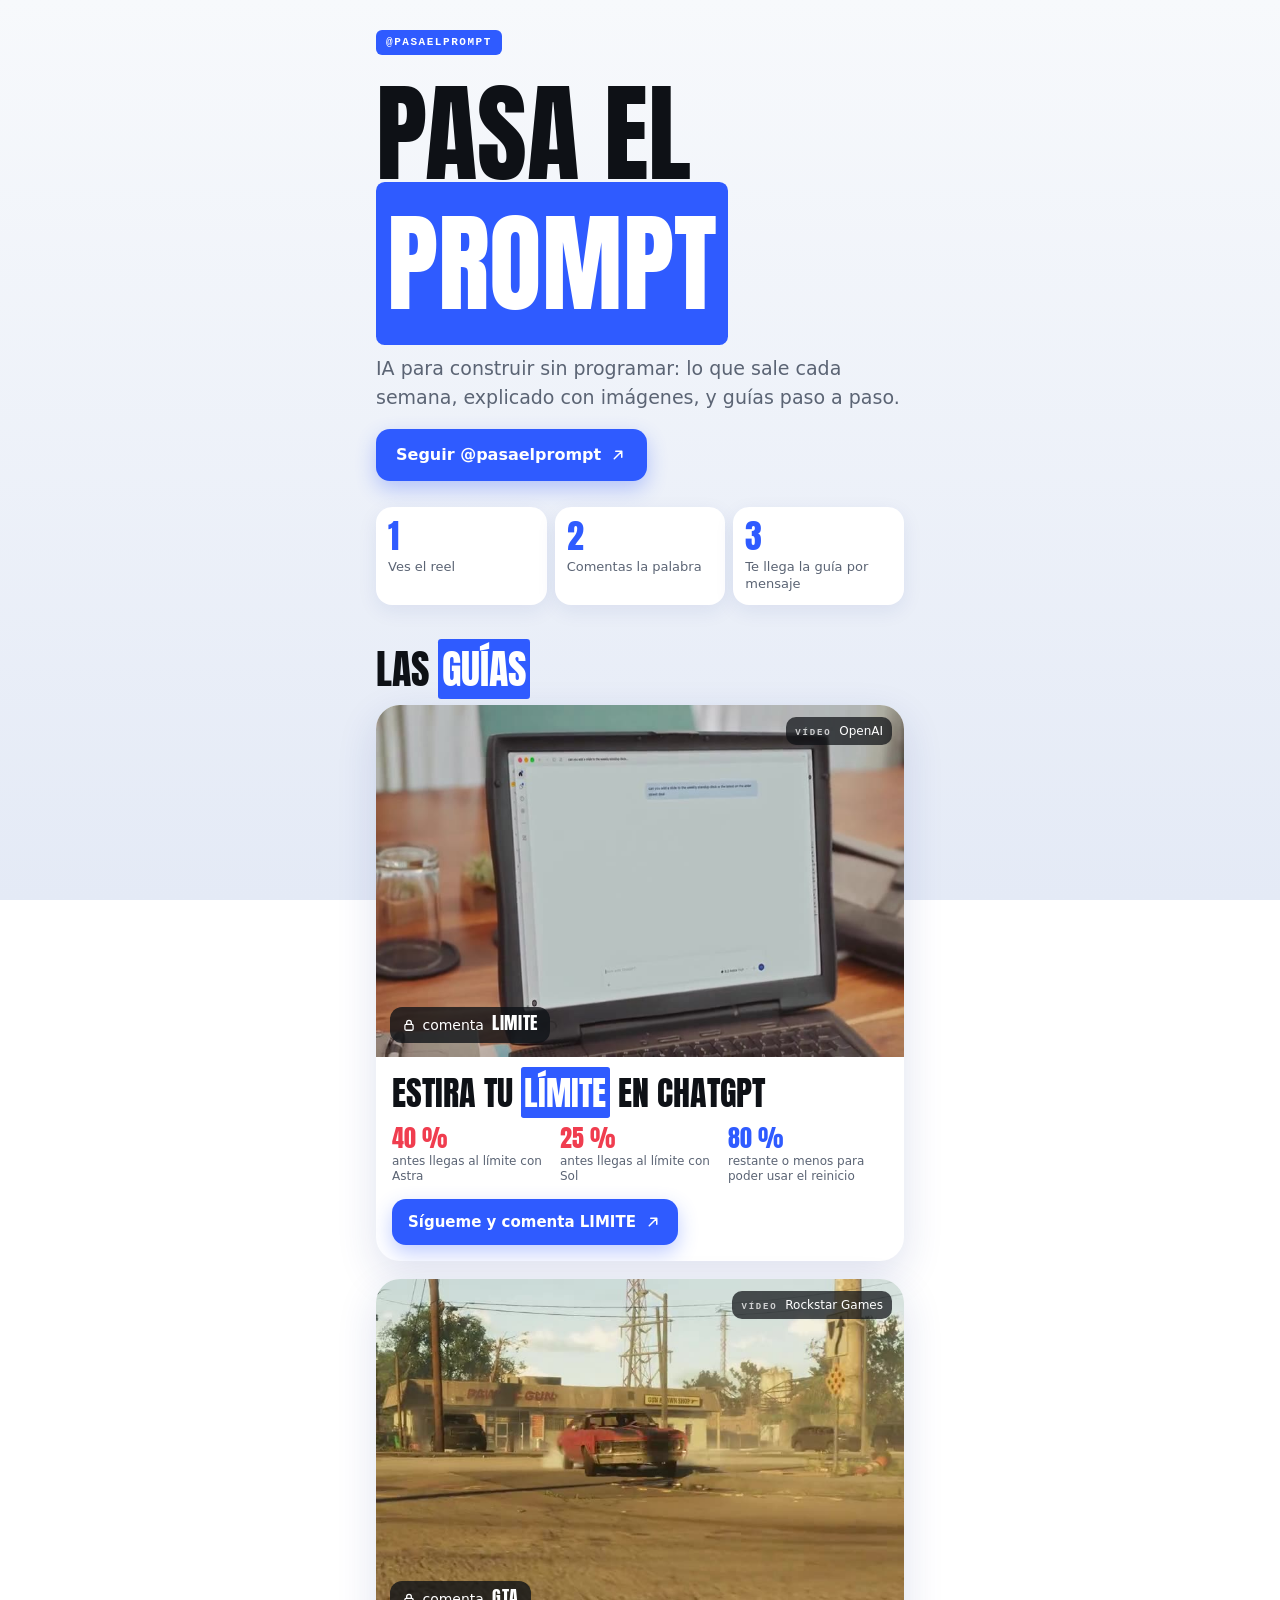
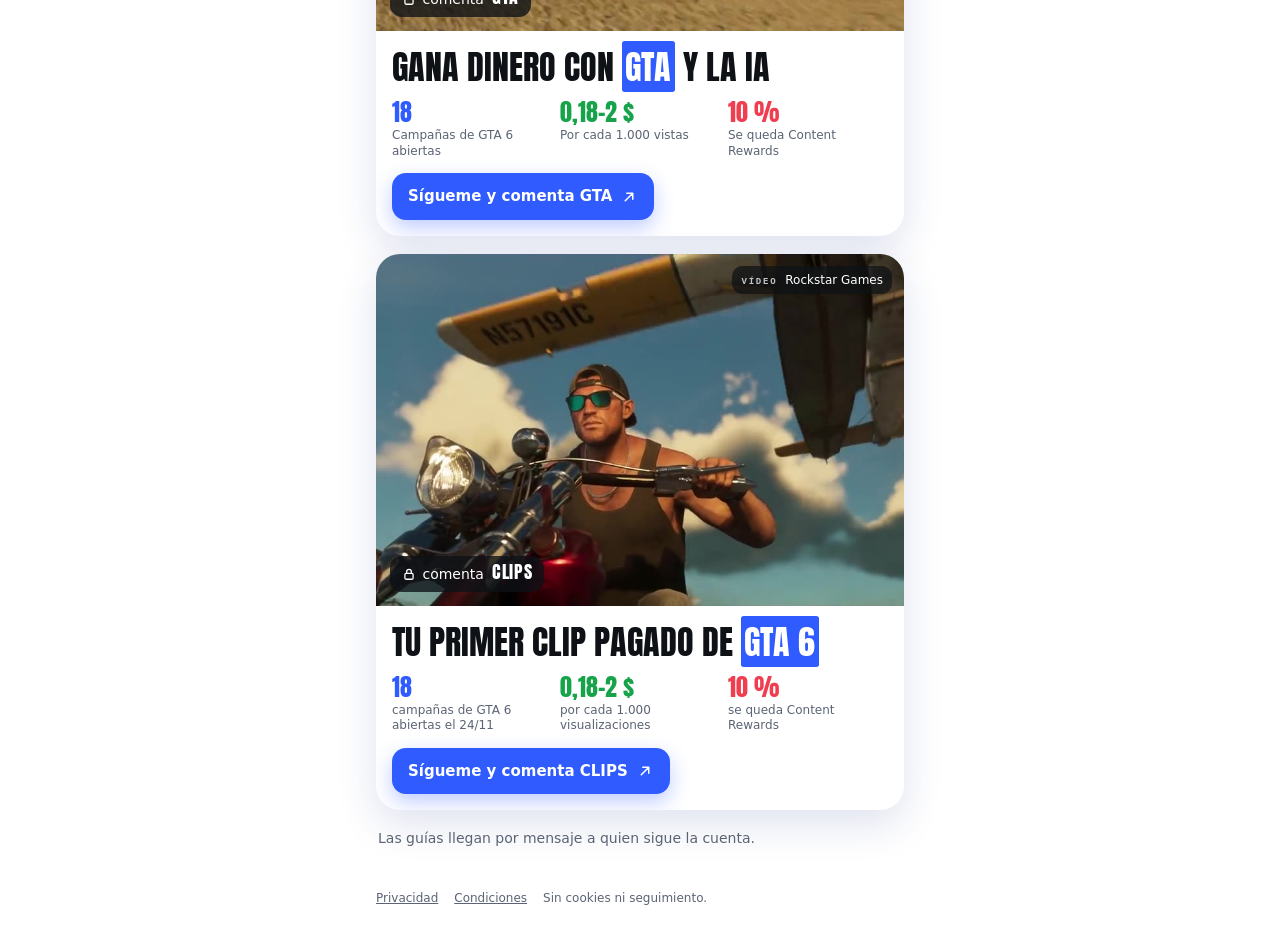
<file: index.html>
<!doctype html>
<html lang="es">
<head>
<meta charset="utf-8">
<meta name="viewport" content="width=device-width, initial-scale=1, viewport-fit=cover">
<title>Pasa el prompt</title>
<meta name="description" content="IA para construir sin programar: guías visuales, paso a paso, de @pasaelprompt.">
<style>
@font-face { font-family: "Anton"; src: url("assets/Anton-Regular.ttf") format("truetype"); font-display: swap; }
:root { --bg1:#F7F9FC; --bg2:#E4EAF6; --ink:#0E1116; --ink2:#5B6474; --accent:#2F5BFF;
  --accent-lo:#1E45E6; --card:#FFFFFF; --money:#16A34A; --bad:#F03D4F; }
* { box-sizing:border-box; }
html { -webkit-text-size-adjust:100%; }
body { margin:0; color:var(--ink); background:linear-gradient(180deg,var(--bg1),var(--bg2)) fixed;
  font:16px/1.5 "Avenir Next", Avenir, -apple-system, "Segoe UI", Roboto, system-ui, sans-serif; }
main { max-width:560px; margin:0 auto; padding:28px 16px 40px; }
.handle { display:inline-block; background:var(--accent); color:#fff; font:700 11px/1 ui-monospace, Menlo, monospace;
  letter-spacing:.14em; text-transform:uppercase; padding:7px 10px; border-radius:6px; }
h1, h2, h3 { font-family:"Anton", Impact, sans-serif; font-weight:400; text-transform:uppercase; margin:0; }
h1 { font-size:clamp(64px,21vw,108px); line-height:1.2; margin:14px 0 26px; }
h2 { font-size:clamp(30px,9vw,40px); line-height:1.2; margin:40px 0 12px; }
h3 { font-size:clamp(26px,7.4vw,34px); line-height:1.2; }
.hl { background:var(--accent); color:#fff; padding:0 .1em; border-radius:.08em; white-space:nowrap; }
.lead { font-size:19px; color:var(--ink2); margin:0 0 18px; }
.btn { display:inline-flex; align-items:center; gap:8px; background:var(--accent); color:#fff; text-decoration:none; font-weight:700;
  padding:14px 20px; border-radius:14px; box-shadow:0 8px 20px rgba(47,91,255,.30); }
.ic { width:18px; height:18px; color:currentColor; }
.hows { display:grid; grid-template-columns:repeat(3,1fr); gap:8px; margin-top:26px; }
.how { background:var(--card); border-radius:16px; padding:12px; box-shadow:0 6px 20px rgba(26,47,143,.08); }
.how b { display:block; font:400 34px/1 "Anton", Impact, sans-serif; color:var(--accent); margin-bottom:6px; }
.how span { font-size:13px; line-height:1.3; color:var(--ink2); display:block; }
.guide { display:block; color:inherit; text-decoration:none; background:var(--card); border-radius:24px; overflow:hidden;
  box-shadow:0 14px 40px rgba(26,47,143,.14); margin:0 0 18px; }
.pic { position:relative; }
.pic img { display:block; width:100%; aspect-ratio:3/2; object-fit:cover; }
.word { position:absolute; left:14px; bottom:14px; background:rgba(14,17,22,.78); color:#fff; font-size:14px; padding:7px 12px; border-radius:12px; }
.word b { font:400 18px/1 "Anton", Impact, sans-serif; letter-spacing:.03em; margin-left:4px; }
.credit { position:absolute; top:12px; right:12px; background:rgba(14,17,22,.72); color:#fff; font-size:12px; padding:5px 9px; border-radius:10px; }
.credit b { font:700 9px/1 ui-monospace, Menlo, monospace; letter-spacing:.2em; opacity:.75; margin-right:4px; }
.body { padding:16px; }
.stats { display:grid; grid-template-columns:repeat(3,1fr); gap:8px; margin:12px 0 14px; }
.st b { display:block; font:400 24px/1 "Anton", Impact, sans-serif; color:var(--accent); margin-bottom:4px; white-space:nowrap; }
.st.money b { color:var(--money); } .st.bad b { color:var(--bad); }
.st span { font-size:12px; line-height:1.3; color:var(--ink2); display:block; }
.btn.small { padding:12px 16px; font-size:15px; }
.lock { width:14px; height:14px; vertical-align:-2px; margin-right:2px; }
.gate { display:flex; align-items:center; gap:8px; color:var(--ink2); font-size:14px; margin:4px 2px 0; }
.empty { color:var(--ink2); }
footer { margin-top:40px; font-size:12px; color:var(--ink2); display:flex; gap:16px; flex-wrap:wrap; }
footer a { color:var(--ink2); }
@media (max-width:360px) { .hows, .stats { grid-template-columns:1fr; } }
</style>
</head>
<body>
<main>
<span class="handle">@pasaelprompt</span>
<h1>Pasa el <span class="hl">prompt</span></h1>
<p class="lead">IA para construir sin programar: lo que sale cada semana, explicado con imágenes, y guías paso a paso.</p>
<a class="btn" href="https://www.instagram.com/pasaelprompt/">Seguir @pasaelprompt <svg class="ic" viewBox="0 0 24 24" fill="none" stroke="currentColor" stroke-width="2" stroke-linecap="round" stroke-linejoin="round" aria-hidden="true"><path d="M7 17 17 7M9 7h8v8"/></svg></a>
<div class="hows"><div class="how"><b>1</b><span>Ves el reel</span></div><div class="how"><b>2</b><span>Comentas la palabra</span></div><div class="how"><b>3</b><span>Te llega la guía por mensaje</span></div></div>
<h2>Las <span class="hl">guías</span></h2>
<div class="guide"><div class="pic"><img src="assets/card-d69a60e0e1.jpg" alt="" loading="lazy"><span class="word"><svg class="lock" viewBox="0 0 24 24" fill="none" stroke="currentColor" stroke-width="2.2" stroke-linecap="round" stroke-linejoin="round" aria-hidden="true"><rect x="5" y="11" width="14" height="10" rx="2"/><path d="M8 11V8a4 4 0 0 1 8 0v3"/></svg> comenta <b>LIMITE</b></span><span class="credit"><b>VÍDEO</b> OpenAI</span></div><div class="body"><h3>Estira tu <span class="hl">límite</span> en ChatGPT</h3><div class="stats"><div class="st bad"><b>40 %</b><span>antes llegas al límite con Astra</span></div><div class="st bad"><b>25 %</b><span>antes llegas al límite con Sol</span></div><div class="st "><b>80 %</b><span>restante o menos para poder usar el reinicio</span></div></div><a class="btn small" href="https://www.instagram.com/reel/DgQXzL7hyTK/" rel="noopener">Sígueme y comenta LIMITE <svg class="ic" viewBox="0 0 24 24" fill="none" stroke="currentColor" stroke-width="2" stroke-linecap="round" stroke-linejoin="round" aria-hidden="true"><path d="M7 17 17 7M9 7h8v8"/></svg></a></div></div>
<div class="guide"><div class="pic"><img src="assets/card-fa83baff03.jpg" alt="" loading="lazy"><span class="word"><svg class="lock" viewBox="0 0 24 24" fill="none" stroke="currentColor" stroke-width="2.2" stroke-linecap="round" stroke-linejoin="round" aria-hidden="true"><rect x="5" y="11" width="14" height="10" rx="2"/><path d="M8 11V8a4 4 0 0 1 8 0v3"/></svg> comenta <b>GTA</b></span><span class="credit"><b>VÍDEO</b> Rockstar Games</span></div><div class="body"><h3>Gana dinero con <span class="hl">GTA</span> y la IA</h3><div class="stats"><div class="st "><b>18</b><span>Campañas de GTA 6 abiertas</span></div><div class="st money"><b>0,18–2 $</b><span>Por cada 1.000 vistas</span></div><div class="st bad"><b>10 %</b><span>Se queda Content Rewards</span></div></div><a class="btn small" href="https://www.instagram.com/p/DgM6oQ2Etna/" rel="noopener">Sígueme y comenta GTA <svg class="ic" viewBox="0 0 24 24" fill="none" stroke="currentColor" stroke-width="2" stroke-linecap="round" stroke-linejoin="round" aria-hidden="true"><path d="M7 17 17 7M9 7h8v8"/></svg></a></div></div>
<div class="guide"><div class="pic"><img src="assets/card-621267fa0d.jpg" alt="" loading="lazy"><span class="word"><svg class="lock" viewBox="0 0 24 24" fill="none" stroke="currentColor" stroke-width="2.2" stroke-linecap="round" stroke-linejoin="round" aria-hidden="true"><rect x="5" y="11" width="14" height="10" rx="2"/><path d="M8 11V8a4 4 0 0 1 8 0v3"/></svg> comenta <b>CLIPS</b></span><span class="credit"><b>VÍDEO</b> Rockstar Games</span></div><div class="body"><h3>Tu primer clip pagado de <span class="hl">GTA 6</span></h3><div class="stats"><div class="st "><b>18</b><span>campañas de GTA 6 abiertas el 24/11</span></div><div class="st money"><b>0,18–2 $</b><span>por cada 1.000 visualizaciones</span></div><div class="st bad"><b>10 %</b><span>se queda Content Rewards</span></div></div><a class="btn small" href="https://www.instagram.com/reel/DgLp--Mh4Yw/" rel="noopener">Sígueme y comenta CLIPS <svg class="ic" viewBox="0 0 24 24" fill="none" stroke="currentColor" stroke-width="2" stroke-linecap="round" stroke-linejoin="round" aria-hidden="true"><path d="M7 17 17 7M9 7h8v8"/></svg></a></div></div>
<p class="gate">Las guías llegan por mensaje a quien sigue la cuenta.</p>
<footer><a href="privacy-policy/">Privacidad</a><a href="terms-of-service/">Condiciones</a><span>Sin cookies ni seguimiento.</span></footer>
</main>
</body>
</html>
</file>
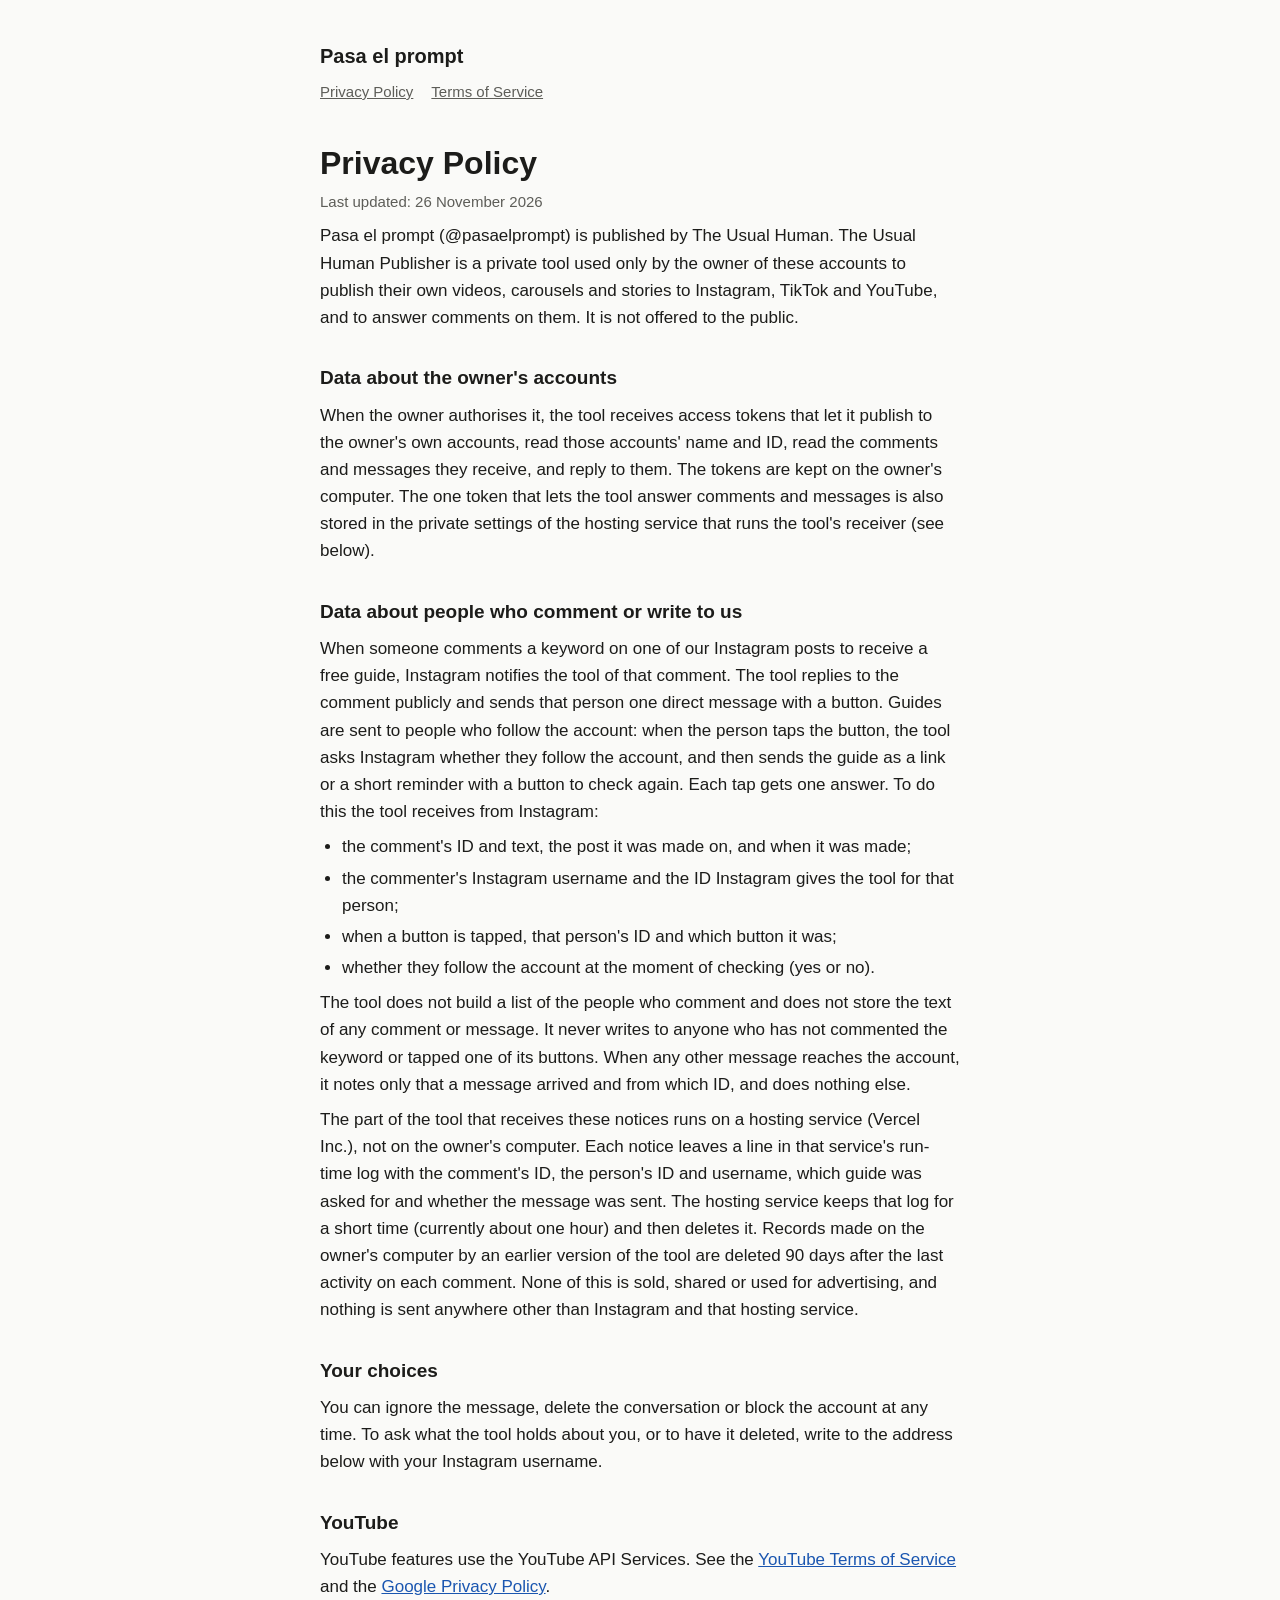
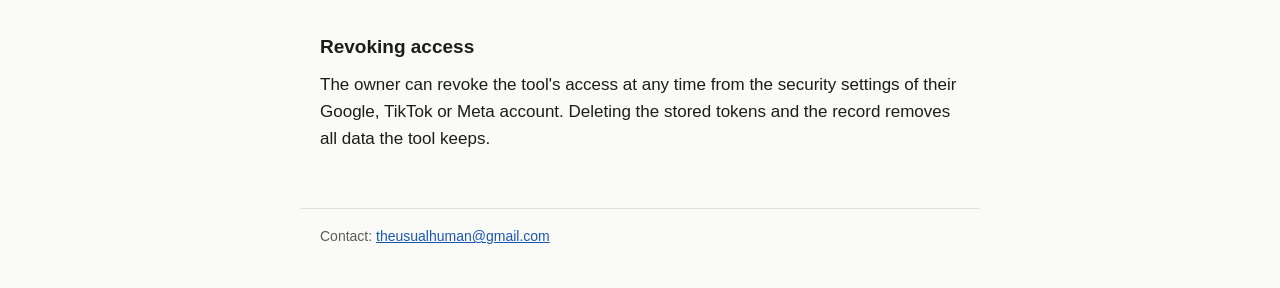
<file: privacy-policy/index.html>
<!doctype html>
<html lang="en">
<head>
  <meta charset="utf-8">
  <meta name="viewport" content="width=device-width, initial-scale=1">
  <title>Privacy Policy · Pasa el prompt</title>
  <link rel="stylesheet" href="/style.css">
</head>
<body>
  <header>
    <a class="brand" href="/">Pasa el prompt</a>
    <nav><a href="/privacy-policy/">Privacy Policy</a><a href="/terms-of-service/">Terms of Service</a></nav>
  </header>
  <main>
    <h1>Privacy Policy</h1>
    <p class="updated">Last updated: 26 November 2026</p>
    <p>Pasa el prompt (@pasaelprompt) is published by The Usual Human. The Usual Human Publisher is a private tool used only by the owner of these accounts to publish their own videos, carousels and stories to Instagram, TikTok and YouTube, and to answer comments on them. It is not offered to the public.</p>

    <h2>Data about the owner's accounts</h2>
    <p>When the owner authorises it, the tool receives access tokens that let it publish to the owner's own accounts, read those accounts' name and ID, read the comments and messages they receive, and reply to them. The tokens are kept on the owner's computer. The one token that lets the tool answer comments and messages is also stored in the private settings of the hosting service that runs the tool's receiver (see below).</p>

    <h2>Data about people who comment or write to us</h2>
    <p>When someone comments a keyword on one of our Instagram posts to receive a free guide, Instagram notifies the tool of that comment. The tool replies to the comment publicly and sends that person one direct message with a button. Guides are sent to people who follow the account: when the person taps the button, the tool asks Instagram whether they follow the account, and then sends the guide as a link or a short reminder with a button to check again. Each tap gets one answer. To do this the tool receives from Instagram:</p>
    <ul>
      <li>the comment's ID and text, the post it was made on, and when it was made;</li>
      <li>the commenter's Instagram username and the ID Instagram gives the tool for that person;</li>
      <li>when a button is tapped, that person's ID and which button it was;</li>
      <li>whether they follow the account at the moment of checking (yes or no).</li>
    </ul>
    <p>The tool does not build a list of the people who comment and does not store the text of any comment or message. It never writes to anyone who has not commented the keyword or tapped one of its buttons. When any other message reaches the account, it notes only that a message arrived and from which ID, and does nothing else.</p>
    <p>The part of the tool that receives these notices runs on a hosting service (Vercel Inc.), not on the owner's computer. Each notice leaves a line in that service's run-time log with the comment's ID, the person's ID and username, which guide was asked for and whether the message was sent. The hosting service keeps that log for a short time (currently about one hour) and then deletes it. Records made on the owner's computer by an earlier version of the tool are deleted 90 days after the last activity on each comment. None of this is sold, shared or used for advertising, and nothing is sent anywhere other than Instagram and that hosting service.</p>

    <h2>Your choices</h2>
    <p>You can ignore the message, delete the conversation or block the account at any time. To ask what the tool holds about you, or to have it deleted, write to the address below with your Instagram username.</p>

    <h2>YouTube</h2>
    <p>YouTube features use the YouTube API Services. See the <a href="https://www.youtube.com/t/terms">YouTube Terms of Service</a> and the <a href="https://policies.google.com/privacy">Google Privacy Policy</a>.</p>

    <h2>Revoking access</h2>
    <p>The owner can revoke the tool's access at any time from the security settings of their Google, TikTok or Meta account. Deleting the stored tokens and the record removes all data the tool keeps.</p>
  </main>
  <footer>Contact: <a href="mailto:theusualhuman@gmail.com">theusualhuman@gmail.com</a></footer>
</body>
</html>
</file>
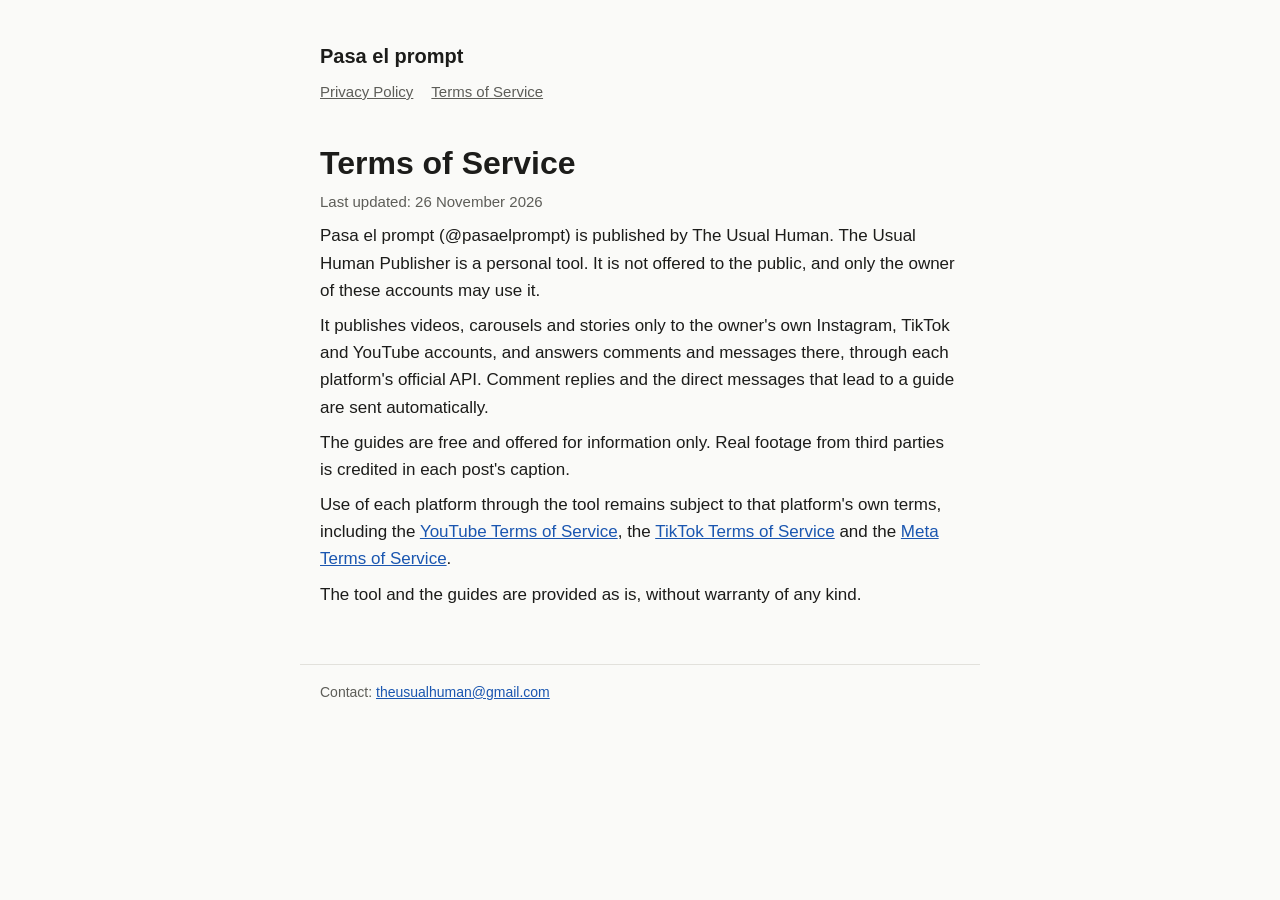
<file: terms-of-service/index.html>
<!doctype html>
<html lang="en">
<head>
  <meta charset="utf-8">
  <meta name="viewport" content="width=device-width, initial-scale=1">
  <title>Terms of Service · Pasa el prompt</title>
  <link rel="stylesheet" href="/style.css">
</head>
<body>
  <header>
    <a class="brand" href="/">Pasa el prompt</a>
    <nav><a href="/privacy-policy/">Privacy Policy</a><a href="/terms-of-service/">Terms of Service</a></nav>
  </header>
  <main>
    <h1>Terms of Service</h1>
    <p class="updated">Last updated: 26 November 2026</p>
    <p>Pasa el prompt (@pasaelprompt) is published by The Usual Human. The Usual Human Publisher is a personal tool. It is not offered to the public, and only the owner of these accounts may use it.</p>
    <p>It publishes videos, carousels and stories only to the owner's own Instagram, TikTok and YouTube accounts, and answers comments and messages there, through each platform's official API. Comment replies and the direct messages that lead to a guide are sent automatically.</p>
    <p>The guides are free and offered for information only. Real footage from third parties is credited in each post's caption.</p>
    <p>Use of each platform through the tool remains subject to that platform's own terms, including the <a href="https://www.youtube.com/t/terms">YouTube Terms of Service</a>, the <a href="https://www.tiktok.com/legal/terms-of-service">TikTok Terms of Service</a> and the <a href="https://www.facebook.com/terms.php">Meta Terms of Service</a>.</p>
    <p>The tool and the guides are provided as is, without warranty of any kind.</p>
  </main>
  <footer>Contact: <a href="mailto:theusualhuman@gmail.com">theusualhuman@gmail.com</a></footer>
</body>
</html>
</file>
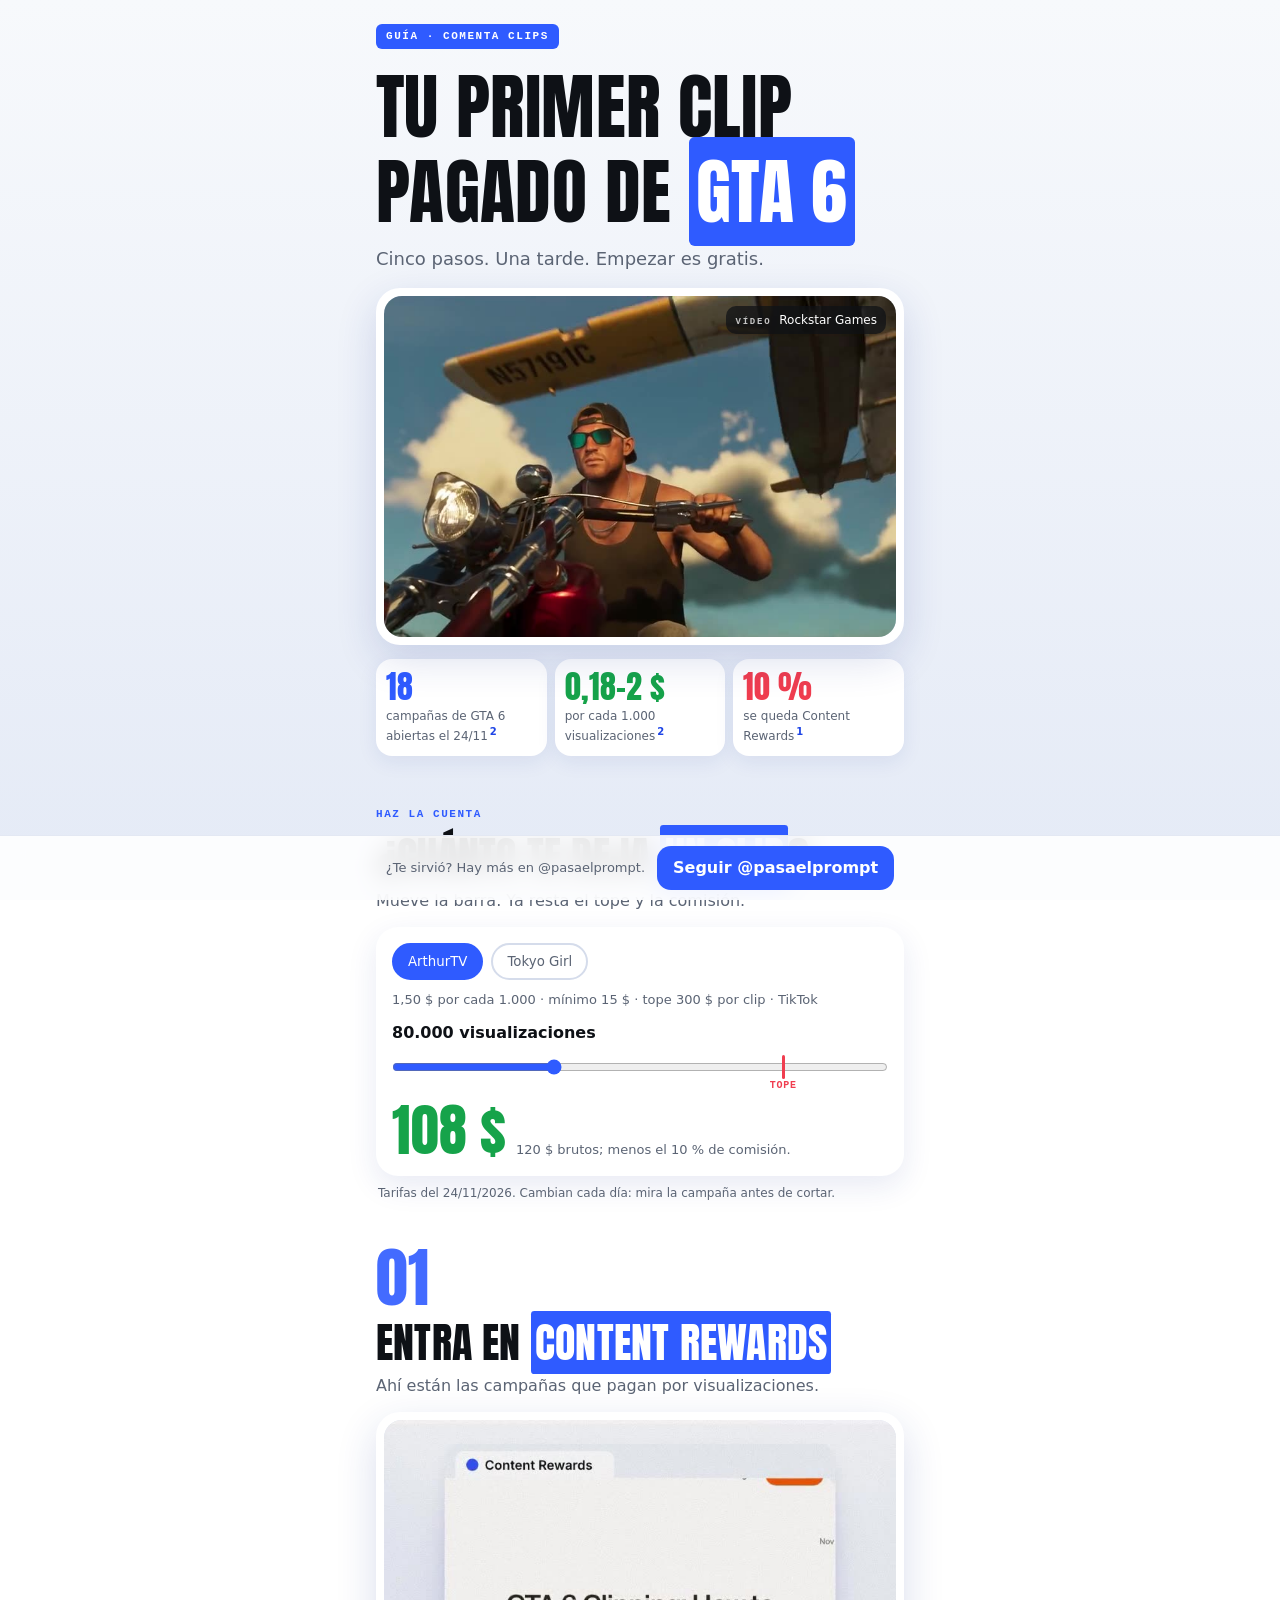
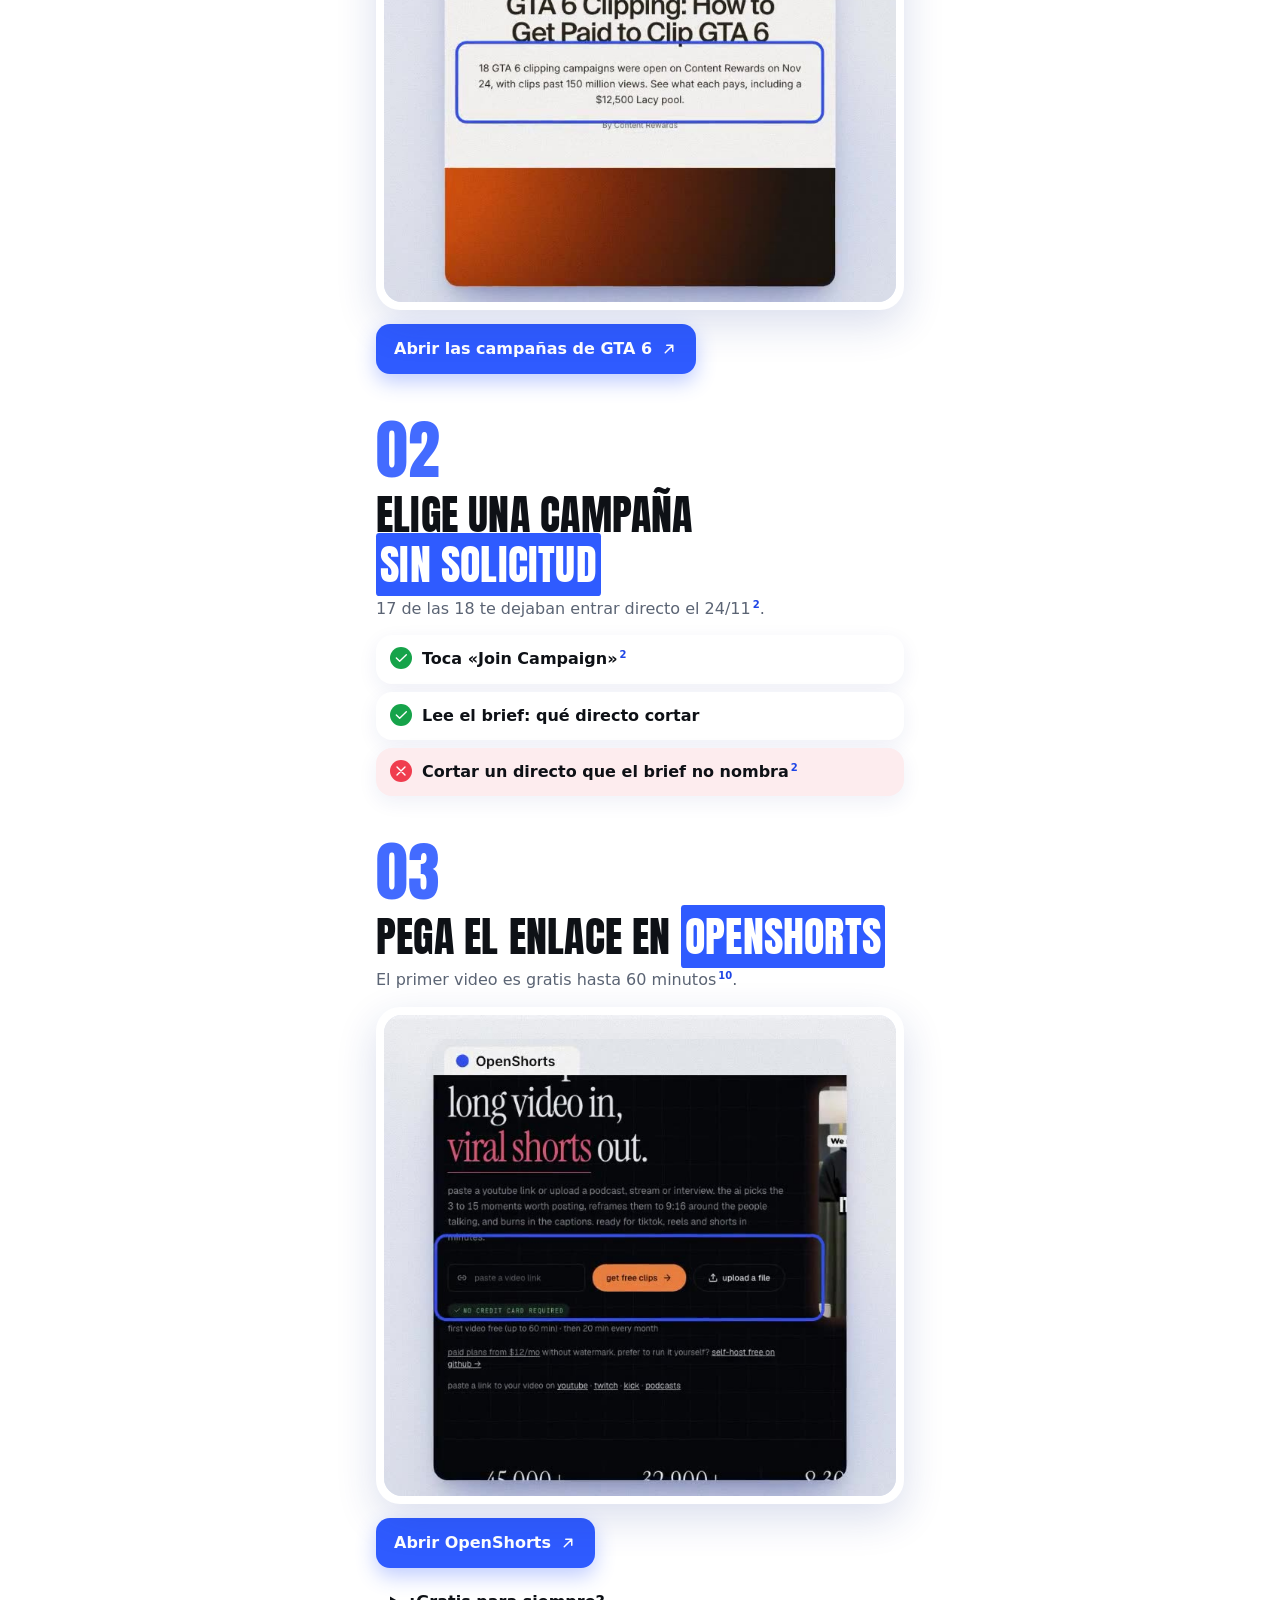
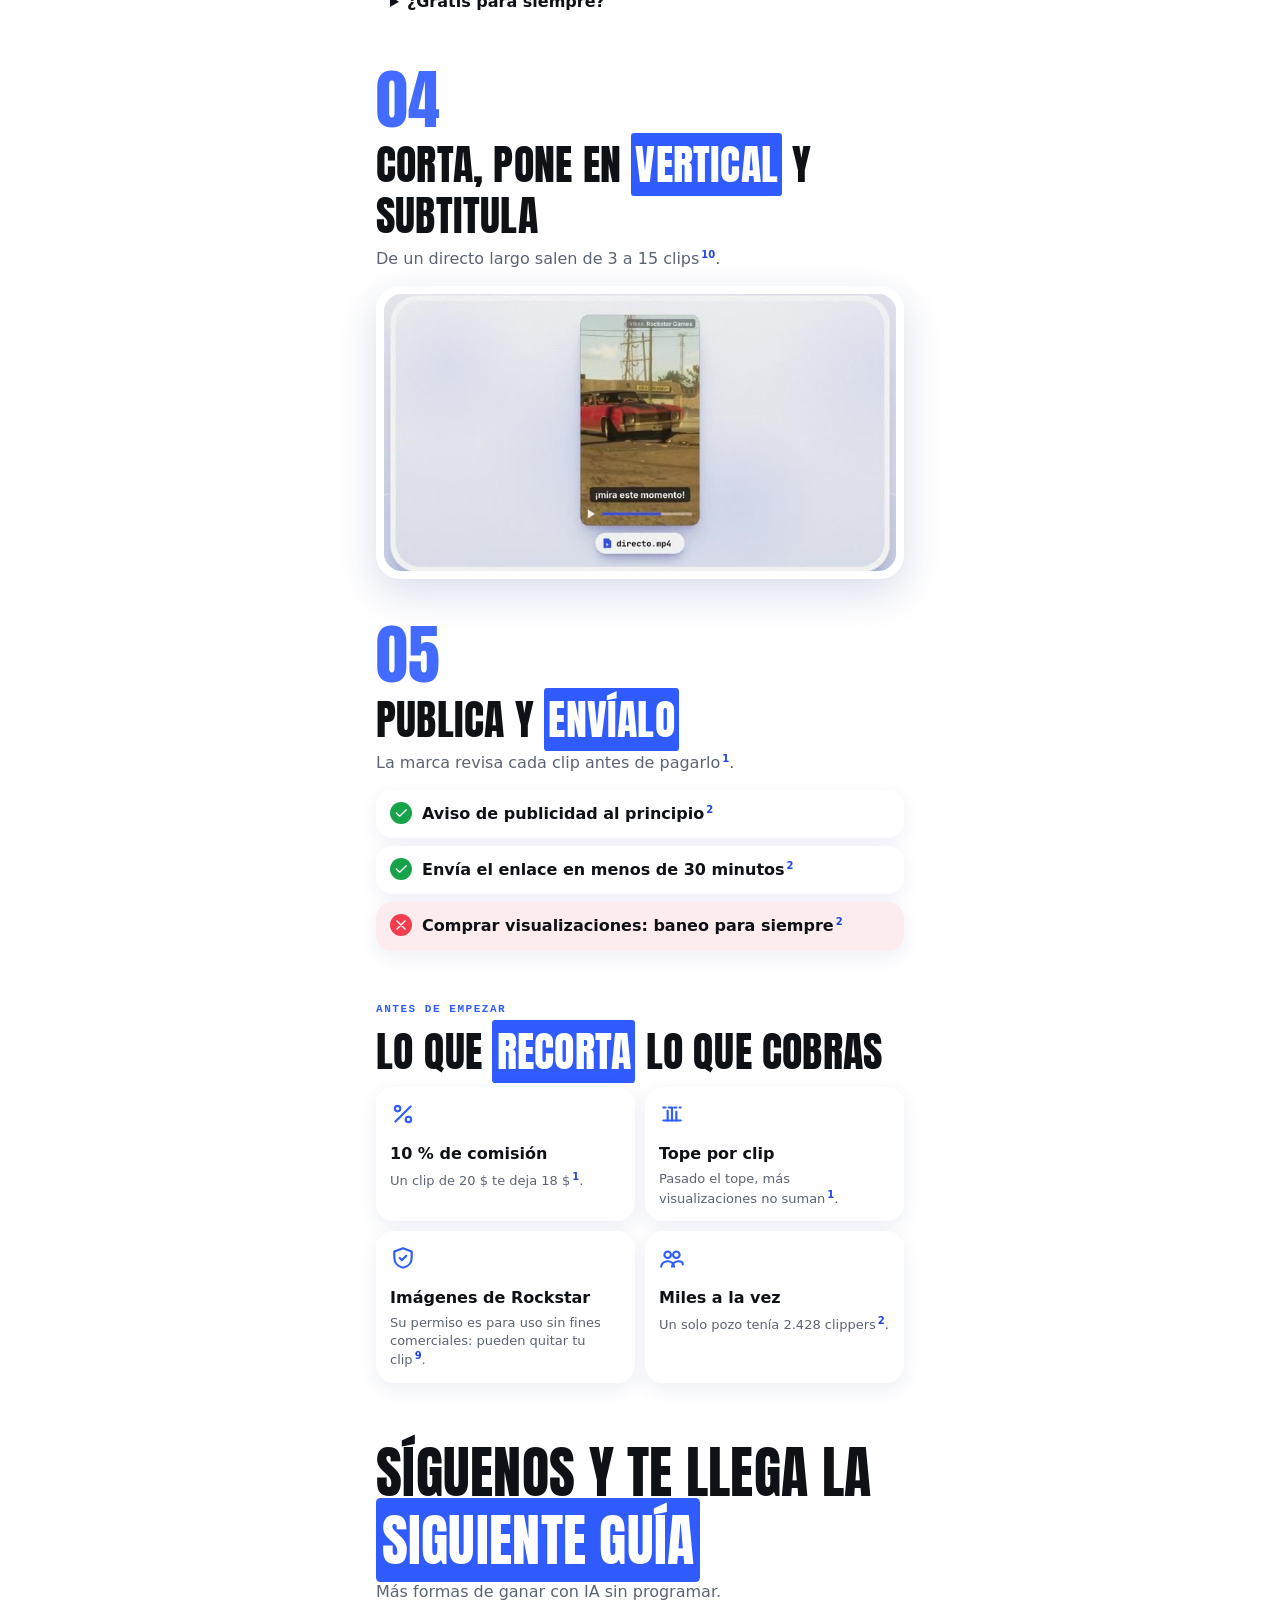
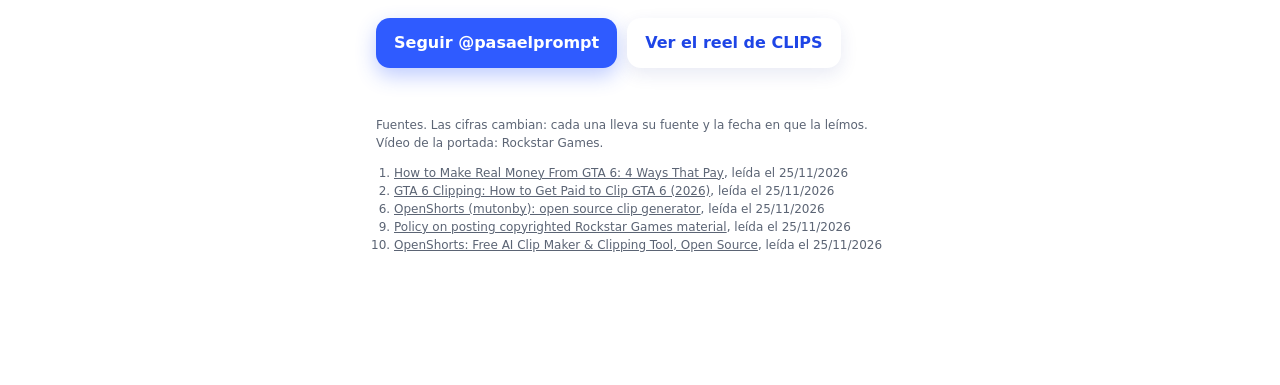
<file: guias/clips/index.html>
<!doctype html>
<html lang="es">
<head>
<meta charset="utf-8">
<meta name="viewport" content="width=device-width, initial-scale=1, viewport-fit=cover">
<meta name="robots" content="noindex, nofollow">
<title>Tu primer clip pagado de GTA 6</title>
<meta name="description" content="Cinco pasos. Una tarde. Empezar es gratis.">
<style>
@font-face { font-family: "Anton"; src: url("../assets/Anton-Regular.ttf") format("truetype"); font-display: swap; }
:root { --bg1:#F7F9FC; --bg2:#E4EAF6; --ink:#0E1116; --ink2:#5B6474; --accent:#2F5BFF; --accent-hi:#5A80FF;
  --accent-lo:#1E45E6; --card:#FFFFFF; --money:#16A34A; --bad:#F03D4F; --bad-tint:#FDECEE; --shadow:#1A2F8F; }
* { box-sizing: border-box; }
html { -webkit-text-size-adjust: 100%; scroll-behavior: smooth; }
body { margin:0; color:var(--ink); background:linear-gradient(180deg,var(--bg1),var(--bg2)) fixed;
  font:16px/1.5 "Avenir Next", Avenir, -apple-system, "Segoe UI", Roboto, system-ui, sans-serif; }
main { max-width:560px; margin:0 auto; padding:22px 16px 120px; }
.tag, .kicker { display:inline-block; font:700 11px/1 ui-monospace, Menlo, monospace; letter-spacing:.14em; text-transform:uppercase; }
.tag { background:var(--accent); color:#fff; padding:7px 10px; border-radius:6px; }
.kicker { color:var(--accent); }
h1, h2 { font-family:"Anton", Impact, sans-serif; font-weight:400; text-transform:uppercase; letter-spacing:.005em; margin:0; }
h1 { font-size:clamp(46px,14vw,72px); line-height:1.18; margin:16px 0 10px; }
h2 { font-size:clamp(30px,9vw,42px); line-height:1.2; margin:8px 0 6px; }
.hl { background:var(--accent); color:#fff; padding:0 .1em; white-space:nowrap; border-radius:.08em; box-decoration-break:clone; -webkit-box-decoration-break:clone; }
.lead { font-size:18px; margin:0 0 16px; color:var(--ink2); }
.sub { font-size:16px; color:var(--ink2); margin:0 0 14px; }
.ref { font-size:10px; vertical-align:super; text-decoration:none; color:var(--accent-lo); margin-left:2px; font-weight:600; }
.screen { position:relative; background:var(--card); border-radius:24px; padding:8px; box-shadow:0 14px 40px rgba(26,47,143,.16); margin:0 0 14px; }
.screen img { display:block; width:100%; height:auto; max-height:520px; object-fit:cover; object-position:top; border-radius:18px; }
.menu { padding:0 0 14px; overflow:hidden; }
.bar3 { display:flex; align-items:center; gap:6px; padding:12px 14px; border-bottom:1px solid #E3E8F3; margin-bottom:12px; }
.bar3 i { width:10px; height:10px; border-radius:50%; background:#D5DCEB; }
.bar3 span { margin-left:8px; font-weight:700; font-size:14px; color:var(--ink2); }
.path { display:flex; flex-wrap:wrap; align-items:center; gap:6px; padding:6px 14px; }
.pill { background:#EEF2FB; color:var(--ink); font-weight:600; font-size:15px; padding:9px 12px; border-radius:10px; }
.pill.last { background:var(--accent); color:#fff; box-shadow:0 6px 16px rgba(47,91,255,.28); }
.chev { color:var(--ink2); font-size:20px; line-height:1; }
.screen video { display:block; width:100%; height:auto; border-radius:18px; background:#dfe6f5; }
.credit { position:absolute; top:18px; right:18px; z-index:1; background:rgba(14,17,22,.72); color:#fff; font-size:12px; padding:5px 9px; border-radius:10px; }
.credit b { font:700 9px/1 ui-monospace, Menlo, monospace; letter-spacing:.2em; opacity:.75; margin-right:4px; }
.stats { display:grid; grid-template-columns:repeat(3,1fr); gap:8px; }
.stat { background:var(--card); border-radius:16px; padding:12px 10px; box-shadow:0 6px 20px rgba(26,47,143,.08); }
.stat b { display:block; font:400 clamp(24px,7vw,32px)/1 "Anton", Impact, sans-serif; color:var(--accent); margin-bottom:6px; white-space:nowrap; }
.stat.money b { color:var(--money); } .stat.bad b { color:var(--bad); }
.stat span { font-size:12px; line-height:1.3; color:var(--ink2); display:block; }
.block { margin:44px 0 0; }
.card { background:var(--card); border-radius:22px; padding:16px; box-shadow:0 10px 30px rgba(26,47,143,.10); }
.chips { display:flex; gap:8px; flex-wrap:wrap; }
.chip { font:600 14px/1 inherit; font-family:inherit; border:2px solid #D5DCEB; background:#fff; color:var(--ink2); padding:9px 14px; border-radius:999px; cursor:pointer; }
.chip.on { background:var(--accent); border-color:var(--accent); color:#fff; }
.rate { font-size:13px; color:var(--ink2); margin:10px 0 12px; }
.views { display:block; }
.views span { display:block; font-weight:700; margin-bottom:6px; }
.track { position:relative; display:block; }
input[type=range] { width:100%; accent-color:var(--accent); height:32px; margin:0; touch-action:pan-y; }
.capmark { position:absolute; top:4px; width:3px; height:24px; margin-left:-1px; background:var(--bad); border-radius:2px; pointer-events:none; }
.capmark::after { content:"tope"; position:absolute; top:26px; left:50%; transform:translateX(-50%); font:700 10px/1 ui-monospace, Menlo, monospace;
  color:var(--bad); letter-spacing:.08em; text-transform:uppercase; }
.capline { display:none; margin:10px 0 0; padding:10px 12px; border-radius:12px; background:var(--bad-tint); color:var(--ink); font-weight:600; font-size:14px; }
.result { margin-top:12px; display:flex; align-items:baseline; gap:10px; flex-wrap:wrap; }
.result b { font:400 56px/1 "Anton", Impact, sans-serif; color:var(--money); }
.result span { font-size:13px; color:var(--ink2); flex:1 1 180px; }
.note { font-size:12px; color:var(--ink2); margin:8px 2px 0; }
.step { position:relative; }
.num { font:400 64px/1 "Anton", Impact, sans-serif; color:var(--accent); opacity:.9; }
.dodont { display:grid; gap:8px; margin:0 0 14px; }
.do, .dont { display:flex; gap:10px; align-items:flex-start; background:var(--card); border-radius:16px; padding:12px 14px; font-weight:600; box-shadow:0 6px 20px rgba(26,47,143,.07); }
.mark { width:22px; height:22px; flex:none; padding:3px; border-radius:50%; color:#fff; }
.do .mark { background:var(--money); } .dont { background:var(--bad-tint); } .dont .mark { background:var(--bad); }
.btn { display:inline-flex; align-items:center; gap:8px; background:var(--accent); color:#fff; text-decoration:none; font-weight:700; padding:13px 18px; border-radius:14px; box-shadow:0 8px 20px rgba(47,91,255,.30); }
.btn.ghost { background:#fff; color:var(--accent-lo); box-shadow:0 6px 18px rgba(26,47,143,.10); }
.ic { width:26px; height:26px; color:var(--accent); } .ic.sm { width:18px; height:18px; color:#fff; }
.more { margin-top:12px; background:rgba(255,255,255,.6); border-radius:14px; padding:10px 14px; }
.more summary { cursor:pointer; font-weight:700; }
.more p { margin:8px 0; color:var(--ink2); font-size:15px; }
.more a { color:var(--accent-lo); font-weight:600; }
.tiles { display:grid; grid-template-columns:1fr 1fr; gap:10px; margin-top:10px; }
.tile { background:var(--card); border-radius:18px; padding:14px; box-shadow:0 6px 20px rgba(26,47,143,.08); }
.tile b { display:block; margin:8px 0 4px; font-size:16px; }
.tile span { font-size:13px; color:var(--ink2); line-height:1.35; display:block; }
.close { margin:56px 0 0; text-align:left; }
.close h2 { font-size:clamp(38px,11vw,56px); }
.btns { display:flex; gap:10px; flex-wrap:wrap; margin-top:8px; }
.sources { margin-top:48px; font-size:12px; color:var(--ink2); }
.sources ol { padding-left:18px; } .sources a { color:var(--ink2); }
.bar { position:fixed; left:0; right:0; bottom:0; padding:10px 16px calc(10px + env(safe-area-inset-bottom)); background:rgba(255,255,255,.88);
  backdrop-filter:blur(12px); -webkit-backdrop-filter:blur(12px); border-top:1px solid #E3E8F3; display:flex; align-items:center; justify-content:center; gap:12px; }
.bar span { font-size:13px; color:var(--ink2); }
.bar .btn { padding:10px 16px; box-shadow:none; }
@media (max-width:360px) { .stats { grid-template-columns:1fr; } .tiles { grid-template-columns:1fr; } }
</style>
</head>
<body>
<main>
<header class="hero">
<span class="tag">Guía · comenta CLIPS</span>
<h1>Tu primer clip pagado de <span class="hl">GTA 6</span></h1>
<p class="lead">Cinco pasos. Una tarde. Empezar es gratis.</p>
<div class="screen"><span class="credit"><b>VÍDEO</b> Rockstar Games</span><video src="media/hero.mp4" poster="media/hero.jpg" autoplay muted loop playsinline preload="metadata"></video></div>
<div class="stats"><div class="stat "><b>18</b><span>campañas de GTA 6 abiertas el 24/11<a class="ref" href="#f2">2</a></span></div><div class="stat money"><b>0,18–2 $</b><span>por cada 1.000 visualizaciones<a class="ref" href="#f2">2</a></span></div><div class="stat bad"><b>10 %</b><span>se queda Content Rewards<a class="ref" href="#f1">1</a></span></div></div></header>
<section class="block calc" id="calc">
    <span class="kicker">Haz la cuenta</span>
    <h2>¿Cuánto te deja <span class="hl">un clip</span>?</h2>
    <p class="sub">Mueve la barra. Ya resta el tope y la comisión.</p>
    <div class="card">
    <div class="chips" role="group" aria-label="Campaña"><button type="button" class="chip on" data-i="0">ArthurTV</button><button type="button" class="chip" data-i="1">Tokyo Girl</button></div>
    <p class="rate" id="rate"></p>
    <label class="views"><span id="vlabel"></span><span class="track"><input id="views" type="range" min="0" max="300000" step="1000" value="50000"><i id="capmark" class="capmark"></i></span></label>
    <div class="result"><b id="pay"></b><span id="why"></span></div>
    <p class="capline" id="capline" role="status"></p>
    </div>
    <p class="note">Tarifas del 24/11/2026. Cambian cada día: mira la campaña antes de cortar.</p>
    </section>
<section class="block step"><div class="num">01</div><h2>Entra en <span class="hl">Content Rewards</span></h2>
<p class="sub">Ahí están las campañas que pagan por visualizaciones.</p>
<div class="screen"><video src="media/paso1.mp4" poster="media/paso1.jpg" autoplay muted loop playsinline preload="metadata"></video></div>
<a class="btn" href="https://contentrewards.com/articles/gta-6-clipping" target="_blank" rel="noopener">Abrir las campañas de GTA 6 <svg class="ic sm" viewBox="0 0 24 24" fill="none" stroke="currentColor" stroke-width="2" stroke-linecap="round" stroke-linejoin="round" aria-hidden="true"><path d="M7 17 17 7M9 7h8v8"/></svg></a>
</section>
<section class="block step"><div class="num">02</div><h2>Elige una campaña <span class="hl">sin solicitud</span></h2>
<p class="sub">17 de las 18 te dejaban entrar directo el 24/11<a class="ref" href="#f2">2</a>.</p>
<div class="dodont"><div class="do"><svg class="mark" viewBox="0 0 24 24" fill="none" stroke="currentColor" stroke-width="2" stroke-linecap="round" stroke-linejoin="round" aria-hidden="true"><path d="m5 12 5 5L20 7"/></svg><span>Toca «Join Campaign»<a class="ref" href="#f2">2</a></span></div><div class="do"><svg class="mark" viewBox="0 0 24 24" fill="none" stroke="currentColor" stroke-width="2" stroke-linecap="round" stroke-linejoin="round" aria-hidden="true"><path d="m5 12 5 5L20 7"/></svg><span>Lee el brief: qué directo cortar</span></div><div class="dont"><svg class="mark" viewBox="0 0 24 24" fill="none" stroke="currentColor" stroke-width="2" stroke-linecap="round" stroke-linejoin="round" aria-hidden="true"><path d="M6 6l12 12M18 6 6 18"/></svg><span>Cortar un directo que el brief no nombra<a class="ref" href="#f2">2</a></span></div></div>
</section>
<section class="block step"><div class="num">03</div><h2>Pega el enlace en <span class="hl">OpenShorts</span></h2>
<p class="sub">El primer video es gratis hasta 60 minutos<a class="ref" href="#f10">10</a>.</p>
<div class="screen"><video src="media/paso3.mp4" poster="media/paso3.jpg" autoplay muted loop playsinline preload="metadata"></video></div>
<a class="btn" href="https://openshorts.app" target="_blank" rel="noopener">Abrir OpenShorts <svg class="ic sm" viewBox="0 0 24 24" fill="none" stroke="currentColor" stroke-width="2" stroke-linecap="round" stroke-linejoin="round" aria-hidden="true"><path d="M7 17 17 7M9 7h8v8"/></svg></a>
<details class="more"><summary>¿Gratis para siempre?</summary><p>La versión de GitHub no tiene marca de agua ni límite, pero se instala en tu computadora con Docker y una clave gratis de Gemini<a class="ref" href="#f6">6</a>.</p><a href="https://github.com/mutonby/openshorts" target="_blank" rel="noopener">Ver la versión de GitHub ↗</a></details>
</section>
<section class="block step"><div class="num">04</div><h2>Corta, pone en <span class="hl">vertical</span> y subtitula</h2>
<p class="sub">De un directo largo salen de 3 a 15 clips<a class="ref" href="#f10">10</a>.</p>
<div class="screen"><video src="media/paso4.mp4" poster="media/paso4.jpg" autoplay muted loop playsinline preload="metadata"></video></div>
</section>
<section class="block step"><div class="num">05</div><h2>Publica y <span class="hl">envíalo</span></h2>
<p class="sub">La marca revisa cada clip antes de pagarlo<a class="ref" href="#f1">1</a>.</p>
<div class="dodont"><div class="do"><svg class="mark" viewBox="0 0 24 24" fill="none" stroke="currentColor" stroke-width="2" stroke-linecap="round" stroke-linejoin="round" aria-hidden="true"><path d="m5 12 5 5L20 7"/></svg><span>Aviso de publicidad al principio<a class="ref" href="#f2">2</a></span></div><div class="do"><svg class="mark" viewBox="0 0 24 24" fill="none" stroke="currentColor" stroke-width="2" stroke-linecap="round" stroke-linejoin="round" aria-hidden="true"><path d="m5 12 5 5L20 7"/></svg><span>Envía el enlace en menos de 30 minutos<a class="ref" href="#f2">2</a></span></div><div class="dont"><svg class="mark" viewBox="0 0 24 24" fill="none" stroke="currentColor" stroke-width="2" stroke-linecap="round" stroke-linejoin="round" aria-hidden="true"><path d="M6 6l12 12M18 6 6 18"/></svg><span>Comprar visualizaciones: baneo para siempre<a class="ref" href="#f2">2</a></span></div></div>
</section>
<section class="block warn">
<span class="kicker">Antes de empezar</span>
<h2>Lo que <span class="hl">recorta</span> lo que cobras</h2>
<div class="tiles"><div class="tile"><svg class="ic" viewBox="0 0 24 24" fill="none" stroke="currentColor" stroke-width="2" stroke-linecap="round" stroke-linejoin="round" aria-hidden="true"><path d="M19 5 5 19"/><circle cx="7" cy="7" r="2.5"/><circle cx="17" cy="17" r="2.5"/></svg><b>10 % de comisión</b><span>Un clip de 20 $ te deja 18 $<a class="ref" href="#f1">1</a>.</span></div><div class="tile"><svg class="ic" viewBox="0 0 24 24" fill="none" stroke="currentColor" stroke-width="2" stroke-linecap="round" stroke-linejoin="round" aria-hidden="true"><path d="M4 18h16"/><path d="M4 6h16" stroke-dasharray="2 3"/><path d="M8 18V9m4 9V6m4 12v-8"/></svg><b>Tope por clip</b><span>Pasado el tope, más visualizaciones no suman<a class="ref" href="#f1">1</a>.</span></div><div class="tile"><svg class="ic" viewBox="0 0 24 24" fill="none" stroke="currentColor" stroke-width="2" stroke-linecap="round" stroke-linejoin="round" aria-hidden="true"><path d="M12 3 4 6v6c0 4.5 3.4 8 8 9 4.6-1 8-4.5 8-9V6z"/><path d="m9 12 2 2 4-4"/></svg><b>Imágenes de Rockstar</b><span>Su permiso es para uso sin fines comerciales: pueden quitar tu clip<a class="ref" href="#f9">9</a>.</span></div><div class="tile"><svg class="ic" viewBox="0 0 24 24" fill="none" stroke="currentColor" stroke-width="2" stroke-linecap="round" stroke-linejoin="round" aria-hidden="true"><circle cx="8" cy="9" r="3"/><circle cx="16" cy="9" r="3"/><path d="M2 20c0-3 3-5 6-5s6 2 6 5M12 20c0-3 3-5 6-5 2 0 4 1 4 3"/></svg><b>Miles a la vez</b><span>Un solo pozo tenía 2.428 clippers<a class="ref" href="#f2">2</a>.</span></div></div></section>
<section class="close">
<h2>Síguenos y te llega la <span class="hl">siguiente guía</span></h2>
<p class="sub">Más formas de ganar con IA sin programar.</p>
<div class="btns"><a class="btn primary" href="https://www.instagram.com/pasaelprompt/">Seguir @pasaelprompt</a><a class="btn ghost" href="https://www.instagram.com/reel/DgLp--Mh4Yw/">Ver el reel de CLIPS</a></div></section>
<footer class="sources"><p>Fuentes. Las cifras cambian: cada una lleva su fuente y la fecha en que la leímos. Vídeo de la portada: Rockstar Games.</p><ol><li id="f1" value="1"><a href="https://contentrewards.com/articles/how-to-make-money-from-gta-6" rel="noopener">How to Make Real Money From GTA 6: 4 Ways That Pay</a>, leída el 25/11/2026</li><li id="f2" value="2"><a href="https://contentrewards.com/articles/gta-6-clipping" rel="noopener">GTA 6 Clipping: How to Get Paid to Clip GTA 6 (2026)</a>, leída el 25/11/2026</li><li id="f6" value="6"><a href="https://github.com/mutonby/openshorts" rel="noopener">OpenShorts (mutonby): open source clip generator</a>, leída el 25/11/2026</li><li id="f9" value="9"><a href="https://support.rockstargames.com/articles/200153756/Policy-on-posting-copyrighted-Rockstar-Games-material" rel="noopener">Policy on posting copyrighted Rockstar Games material</a>, leída el 25/11/2026</li><li id="f10" value="10"><a href="https://openshorts.app" rel="noopener">OpenShorts: Free AI Clip Maker &amp; Clipping Tool, Open Source</a>, leída el 25/11/2026</li></ol></footer>
</main>
<div class="bar"><span>¿Te sirvió? Hay más en @pasaelprompt.</span><a class="btn" href="https://www.instagram.com/pasaelprompt/">Seguir @pasaelprompt</a></div>
<script>
(function () {
  // Each campaign gets its own range: the slider runs to 1.25 x the views where the cap is reached and starts at
  // 40 % of that point, so both directions change the figure (the old fixed 0-300.000 range sat on the cap).
  var D = {"fee": 0.1, "presets": [{"name": "ArthurTV", "rate": 1.5, "min": 15, "max": 300, "where": "TikTok", "ref": 2}, {"name": "Tokyo Girl", "rate": 0.7, "min": 2, "max": 35, "where": "TikTok e Instagram", "ref": 2}], "views_max": 300000}, i = 0, v = document.getElementById("views"), mark = document.getElementById("capmark");
  var f = function (x) { return x.toLocaleString("es", {minimumFractionDigits: x % 1 ? 2 : 0, maximumFractionDigits: 2}); };
  function step(x) { return x > 100000 ? 5000 : x > 20000 ? 1000 : 100; }
  function capViews(p) { return p.max > 0 ? Math.round(p.max / p.rate * 1000) : 0; }
  function setRange() {
    var p = D.presets[i], c = capViews(p), top = c ? c * 1.25 : D.views_max, s = step(top);
    top = Math.ceil(top / s) * s;
    v.min = 0; v.max = top; v.step = s;
    v.value = Math.round((c ? c * 0.4 : top * 0.4) / s) * s;
    if (c) { mark.style.display = "block"; mark.style.left = "calc(10px + (100% - 20px) * " + (c / top) + ")"; mark.title = "tope"; }
    else { mark.style.display = "none"; }
  }
  function draw() {
    var p = D.presets[i], n = +v.value, cap = p.max > 0 ? p.max : Infinity, gross = n / 1000 * p.rate;
    var capped = Math.min(gross, cap), paid = capped < (p.min || 0) ? 0 : capped, net = paid * (1 - D.fee);
    var c = capViews(p), atCap = p.max > 0 && gross >= cap;
    document.getElementById("vlabel").textContent = f(n) + " visualizaciones";
    document.getElementById("rate").textContent = f(p.rate) + " $ por cada 1.000" + (p.min ? " · mínimo " + f(p.min) + " $" : "") +
      (p.max ? " · tope " + f(p.max) + " $ por clip" : "") + (p.where ? " · " + p.where : "");
    document.getElementById("pay").textContent = f(Math.round(net * 100) / 100) + " $";
    document.getElementById("why").textContent = capped < (p.min || 0) ? "No llega al mínimo de " + f(p.min) + " $ por clip." :
      (atCap ? "Llega al tope de " + f(p.max) + " $; " : f(Math.round(gross * 100) / 100) + " $ brutos; ") + "menos el 10 % de comisión.";
    var capline = document.getElementById("capline");
    capline.textContent = atCap ? "Tope alcanzado: a partir de " + f(c) + " visualizaciones este clip no paga más. Haz otro clip." : "";
    capline.style.display = atCap ? "block" : "none";
  }
  document.querySelectorAll(".chip").forEach(function (b) {
    b.addEventListener("click", function () { document.querySelectorAll(".chip").forEach(function (x) { x.classList.remove("on"); });
      b.classList.add("on"); i = +b.dataset.i; setRange(); draw(); }); });
  v.addEventListener("input", draw); v.addEventListener("change", draw);
  setRange(); draw();
})();
</script>

</body>
</html>
</file>
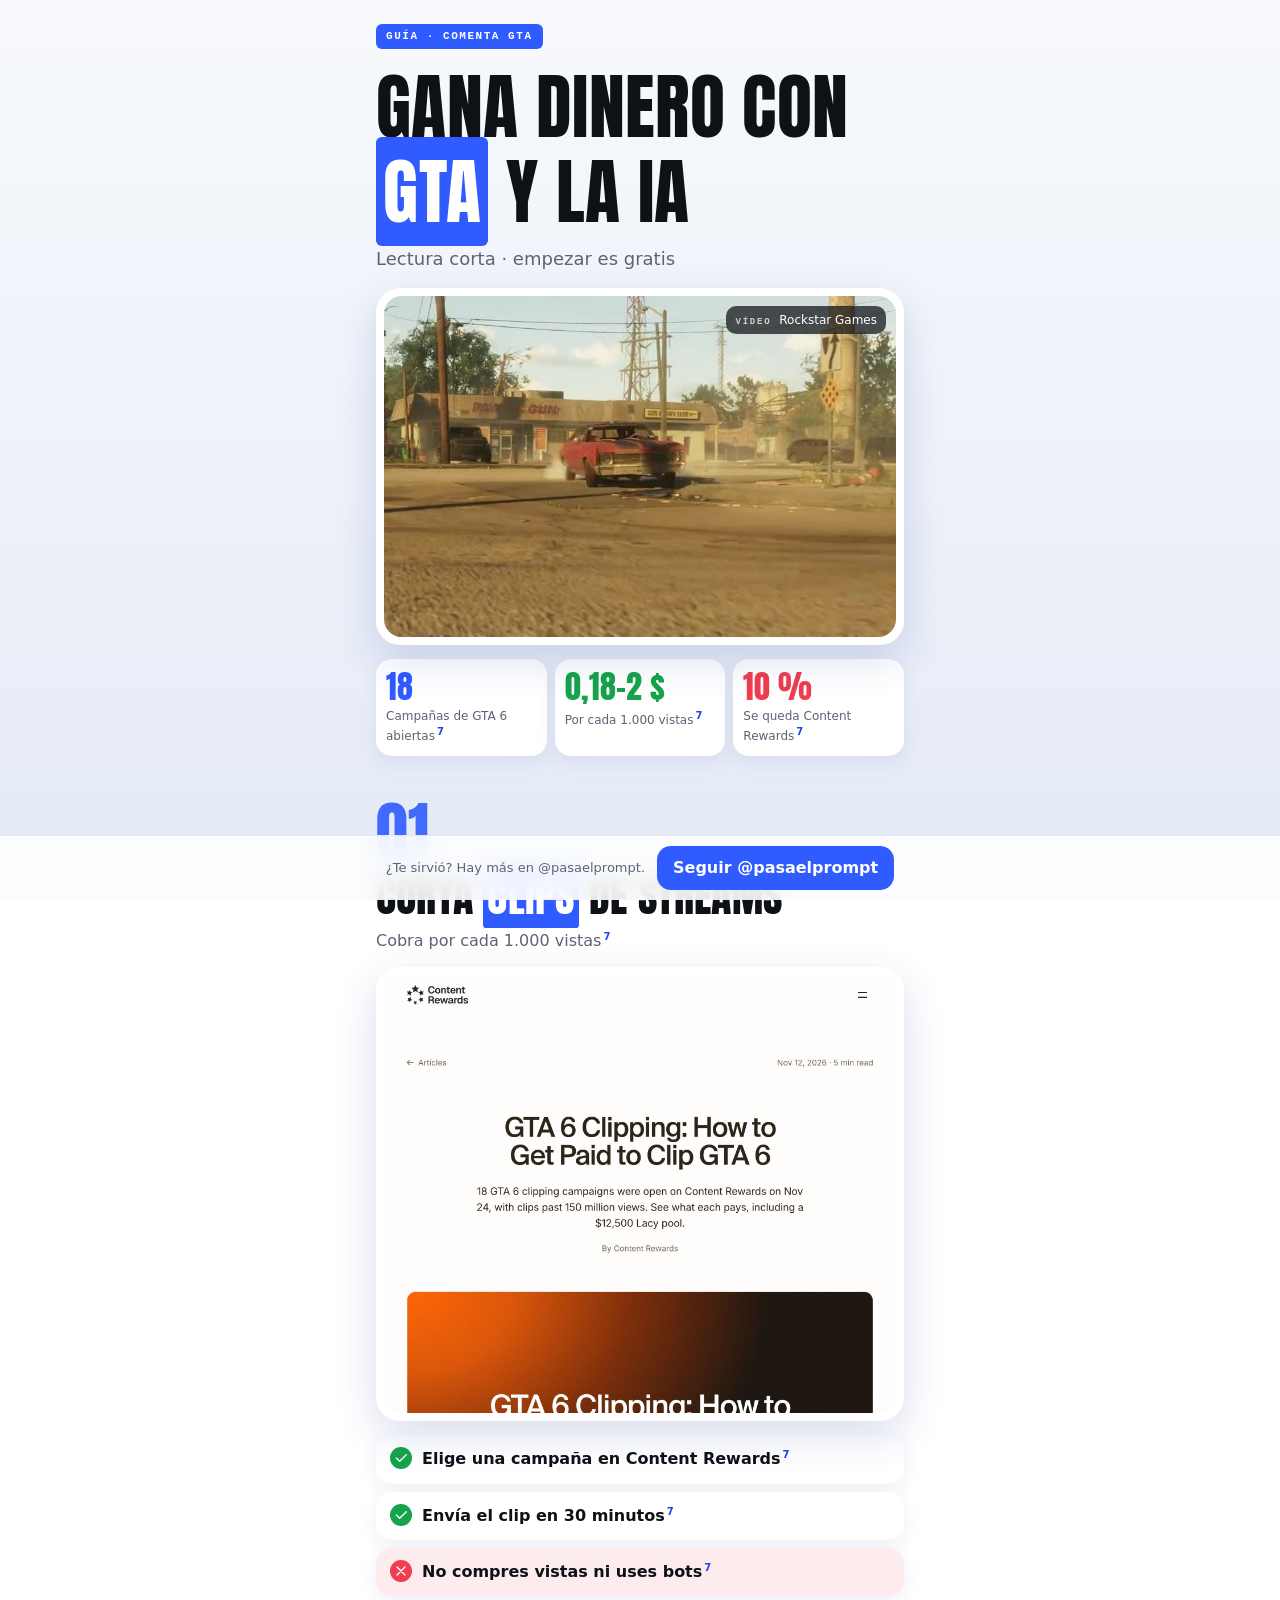
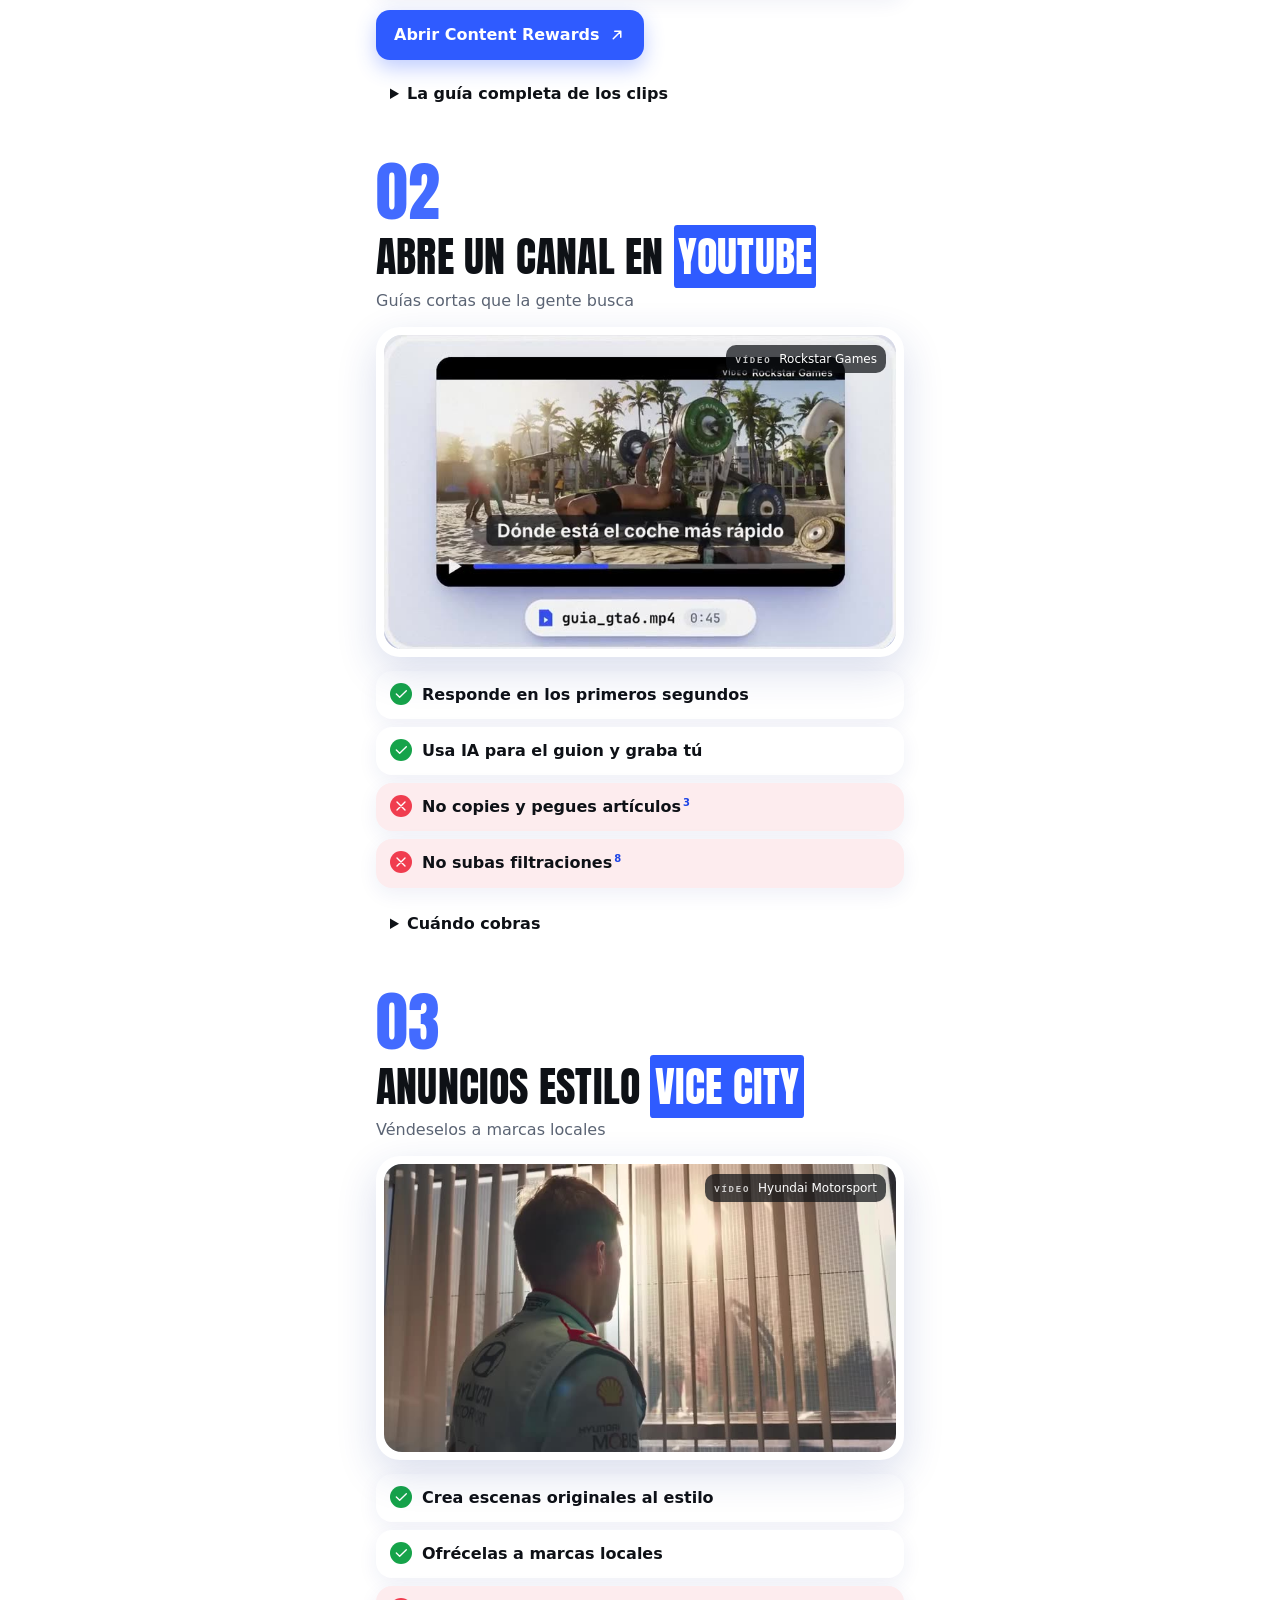
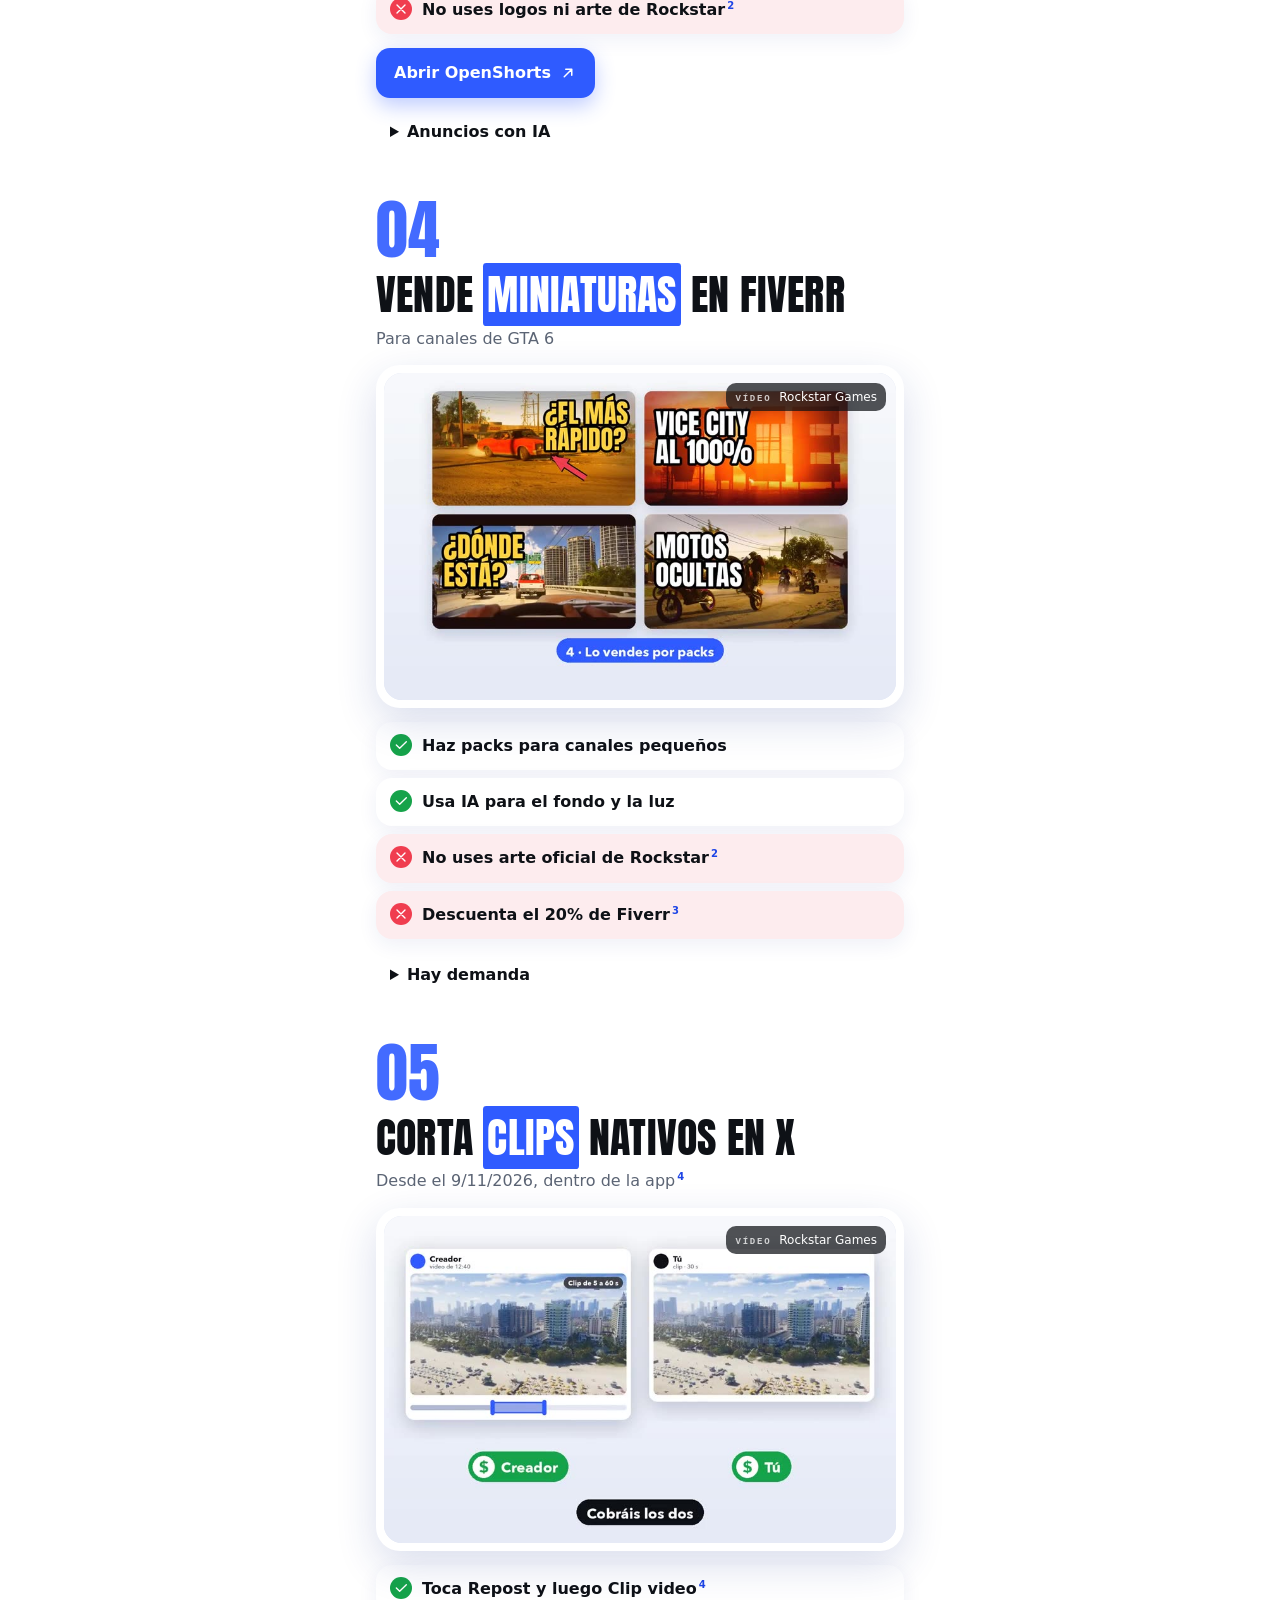
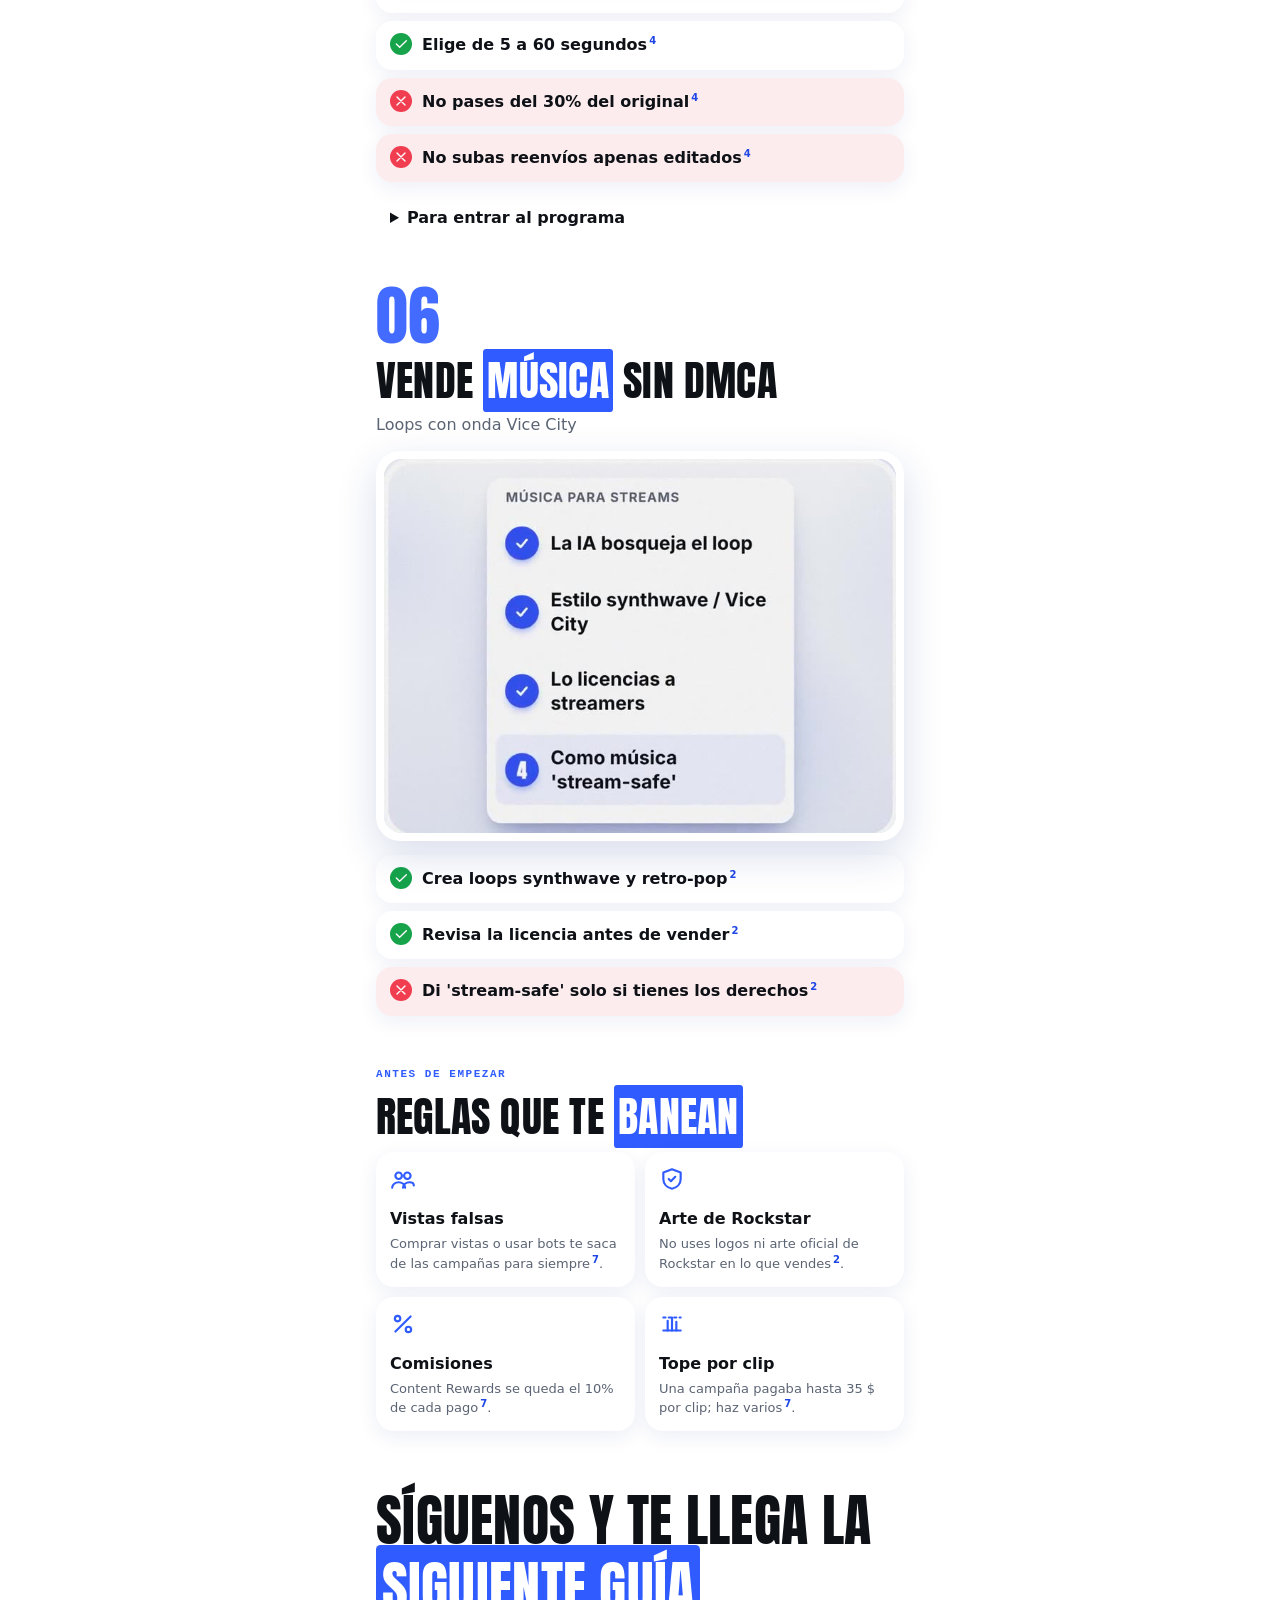
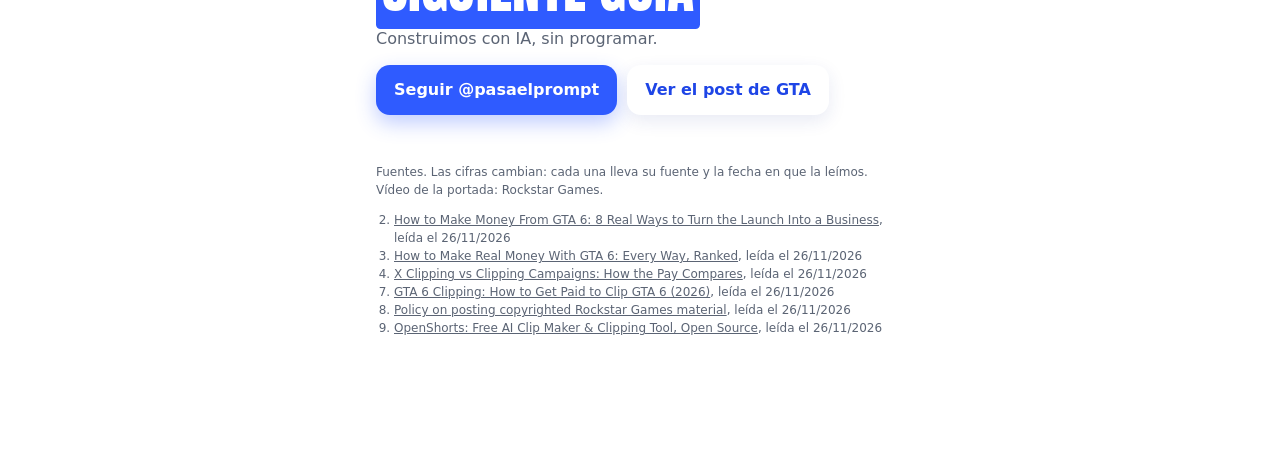
<file: guias/gta/index.html>
<!doctype html>
<html lang="es">
<head>
<meta charset="utf-8">
<meta name="viewport" content="width=device-width, initial-scale=1, viewport-fit=cover">
<meta name="robots" content="noindex, nofollow">
<title>Gana dinero con GTA y la IA</title>
<meta name="description" content="Lectura corta · empezar es gratis">
<style>
@font-face { font-family: "Anton"; src: url("../assets/Anton-Regular.ttf") format("truetype"); font-display: swap; }
:root { --bg1:#F7F9FC; --bg2:#E4EAF6; --ink:#0E1116; --ink2:#5B6474; --accent:#2F5BFF; --accent-hi:#5A80FF;
  --accent-lo:#1E45E6; --card:#FFFFFF; --money:#16A34A; --bad:#F03D4F; --bad-tint:#FDECEE; --shadow:#1A2F8F; }
* { box-sizing: border-box; }
html { -webkit-text-size-adjust: 100%; scroll-behavior: smooth; }
body { margin:0; color:var(--ink); background:linear-gradient(180deg,var(--bg1),var(--bg2)) fixed;
  font:16px/1.5 "Avenir Next", Avenir, -apple-system, "Segoe UI", Roboto, system-ui, sans-serif; }
main { max-width:560px; margin:0 auto; padding:22px 16px 120px; }
.tag, .kicker { display:inline-block; font:700 11px/1 ui-monospace, Menlo, monospace; letter-spacing:.14em; text-transform:uppercase; }
.tag { background:var(--accent); color:#fff; padding:7px 10px; border-radius:6px; }
.kicker { color:var(--accent); }
h1, h2 { font-family:"Anton", Impact, sans-serif; font-weight:400; text-transform:uppercase; letter-spacing:.005em; margin:0; }
h1 { font-size:clamp(46px,14vw,72px); line-height:1.18; margin:16px 0 10px; }
h2 { font-size:clamp(30px,9vw,42px); line-height:1.2; margin:8px 0 6px; }
.hl { background:var(--accent); color:#fff; padding:0 .1em; white-space:nowrap; border-radius:.08em; box-decoration-break:clone; -webkit-box-decoration-break:clone; }
.lead { font-size:18px; margin:0 0 16px; color:var(--ink2); }
.sub { font-size:16px; color:var(--ink2); margin:0 0 14px; }
.ref { font-size:10px; vertical-align:super; text-decoration:none; color:var(--accent-lo); margin-left:2px; font-weight:600; }
.screen { position:relative; background:var(--card); border-radius:24px; padding:8px; box-shadow:0 14px 40px rgba(26,47,143,.16); margin:0 0 14px; }
.screen img { display:block; width:100%; height:auto; max-height:520px; object-fit:cover; object-position:top; border-radius:18px; }
.menu { padding:0 0 14px; overflow:hidden; }
.bar3 { display:flex; align-items:center; gap:6px; padding:12px 14px; border-bottom:1px solid #E3E8F3; margin-bottom:12px; }
.bar3 i { width:10px; height:10px; border-radius:50%; background:#D5DCEB; }
.bar3 span { margin-left:8px; font-weight:700; font-size:14px; color:var(--ink2); }
.path { display:flex; flex-wrap:wrap; align-items:center; gap:6px; padding:6px 14px; }
.pill { background:#EEF2FB; color:var(--ink); font-weight:600; font-size:15px; padding:9px 12px; border-radius:10px; }
.pill.last { background:var(--accent); color:#fff; box-shadow:0 6px 16px rgba(47,91,255,.28); }
.chev { color:var(--ink2); font-size:20px; line-height:1; }
.screen video { display:block; width:100%; height:auto; border-radius:18px; background:#dfe6f5; }
.credit { position:absolute; top:18px; right:18px; z-index:1; background:rgba(14,17,22,.72); color:#fff; font-size:12px; padding:5px 9px; border-radius:10px; }
.credit b { font:700 9px/1 ui-monospace, Menlo, monospace; letter-spacing:.2em; opacity:.75; margin-right:4px; }
.stats { display:grid; grid-template-columns:repeat(3,1fr); gap:8px; }
.stat { background:var(--card); border-radius:16px; padding:12px 10px; box-shadow:0 6px 20px rgba(26,47,143,.08); }
.stat b { display:block; font:400 clamp(24px,7vw,32px)/1 "Anton", Impact, sans-serif; color:var(--accent); margin-bottom:6px; white-space:nowrap; }
.stat.money b { color:var(--money); } .stat.bad b { color:var(--bad); }
.stat span { font-size:12px; line-height:1.3; color:var(--ink2); display:block; }
.block { margin:44px 0 0; }
.card { background:var(--card); border-radius:22px; padding:16px; box-shadow:0 10px 30px rgba(26,47,143,.10); }
.chips { display:flex; gap:8px; flex-wrap:wrap; }
.chip { font:600 14px/1 inherit; font-family:inherit; border:2px solid #D5DCEB; background:#fff; color:var(--ink2); padding:9px 14px; border-radius:999px; cursor:pointer; }
.chip.on { background:var(--accent); border-color:var(--accent); color:#fff; }
.rate { font-size:13px; color:var(--ink2); margin:10px 0 12px; }
.views { display:block; }
.views span { display:block; font-weight:700; margin-bottom:6px; }
.track { position:relative; display:block; }
input[type=range] { width:100%; accent-color:var(--accent); height:32px; margin:0; touch-action:pan-y; }
.capmark { position:absolute; top:4px; width:3px; height:24px; margin-left:-1px; background:var(--bad); border-radius:2px; pointer-events:none; }
.capmark::after { content:"tope"; position:absolute; top:26px; left:50%; transform:translateX(-50%); font:700 10px/1 ui-monospace, Menlo, monospace;
  color:var(--bad); letter-spacing:.08em; text-transform:uppercase; }
.capline { display:none; margin:10px 0 0; padding:10px 12px; border-radius:12px; background:var(--bad-tint); color:var(--ink); font-weight:600; font-size:14px; }
.result { margin-top:12px; display:flex; align-items:baseline; gap:10px; flex-wrap:wrap; }
.result b { font:400 56px/1 "Anton", Impact, sans-serif; color:var(--money); }
.result span { font-size:13px; color:var(--ink2); flex:1 1 180px; }
.note { font-size:12px; color:var(--ink2); margin:8px 2px 0; }
.step { position:relative; }
.num { font:400 64px/1 "Anton", Impact, sans-serif; color:var(--accent); opacity:.9; }
.dodont { display:grid; gap:8px; margin:0 0 14px; }
.do, .dont { display:flex; gap:10px; align-items:flex-start; background:var(--card); border-radius:16px; padding:12px 14px; font-weight:600; box-shadow:0 6px 20px rgba(26,47,143,.07); }
.mark { width:22px; height:22px; flex:none; padding:3px; border-radius:50%; color:#fff; }
.do .mark { background:var(--money); } .dont { background:var(--bad-tint); } .dont .mark { background:var(--bad); }
.btn { display:inline-flex; align-items:center; gap:8px; background:var(--accent); color:#fff; text-decoration:none; font-weight:700; padding:13px 18px; border-radius:14px; box-shadow:0 8px 20px rgba(47,91,255,.30); }
.btn.ghost { background:#fff; color:var(--accent-lo); box-shadow:0 6px 18px rgba(26,47,143,.10); }
.ic { width:26px; height:26px; color:var(--accent); } .ic.sm { width:18px; height:18px; color:#fff; }
.more { margin-top:12px; background:rgba(255,255,255,.6); border-radius:14px; padding:10px 14px; }
.more summary { cursor:pointer; font-weight:700; }
.more p { margin:8px 0; color:var(--ink2); font-size:15px; }
.more a { color:var(--accent-lo); font-weight:600; }
.tiles { display:grid; grid-template-columns:1fr 1fr; gap:10px; margin-top:10px; }
.tile { background:var(--card); border-radius:18px; padding:14px; box-shadow:0 6px 20px rgba(26,47,143,.08); }
.tile b { display:block; margin:8px 0 4px; font-size:16px; }
.tile span { font-size:13px; color:var(--ink2); line-height:1.35; display:block; }
.close { margin:56px 0 0; text-align:left; }
.close h2 { font-size:clamp(38px,11vw,56px); }
.btns { display:flex; gap:10px; flex-wrap:wrap; margin-top:8px; }
.sources { margin-top:48px; font-size:12px; color:var(--ink2); }
.sources ol { padding-left:18px; } .sources a { color:var(--ink2); }
.bar { position:fixed; left:0; right:0; bottom:0; padding:10px 16px calc(10px + env(safe-area-inset-bottom)); background:rgba(255,255,255,.88);
  backdrop-filter:blur(12px); -webkit-backdrop-filter:blur(12px); border-top:1px solid #E3E8F3; display:flex; align-items:center; justify-content:center; gap:12px; }
.bar span { font-size:13px; color:var(--ink2); }
.bar .btn { padding:10px 16px; box-shadow:none; }
@media (max-width:360px) { .stats { grid-template-columns:1fr; } .tiles { grid-template-columns:1fr; } }
</style>
</head>
<body>
<main>
<header class="hero">
<span class="tag">Guía · comenta GTA</span>
<h1>Gana dinero con <span class="hl">GTA</span> y la IA</h1>
<p class="lead">Lectura corta · empezar es gratis</p>
<div class="screen"><span class="credit"><b>VÍDEO</b> Rockstar Games</span><video src="media/hero.mp4" poster="media/hero.jpg" autoplay muted loop playsinline preload="metadata"></video></div>
<div class="stats"><div class="stat "><b>18</b><span>Campañas de GTA 6 abiertas<a class="ref" href="#f7">7</a></span></div><div class="stat money"><b>0,18–2 $</b><span>Por cada 1.000 vistas<a class="ref" href="#f7">7</a></span></div><div class="stat bad"><b>10 %</b><span>Se queda Content Rewards<a class="ref" href="#f7">7</a></span></div></div></header>
<section class="block step"><div class="num">01</div><h2>Corta <span class="hl">clips</span> de streams</h2>
<p class="sub">Cobra por cada 1.000 vistas<a class="ref" href="#f7">7</a></p>
<div class="screen shot"><img src="media/paso1.jpg" alt="" loading="lazy"></div>
<div class="dodont"><div class="do"><svg class="mark" viewBox="0 0 24 24" fill="none" stroke="currentColor" stroke-width="2" stroke-linecap="round" stroke-linejoin="round" aria-hidden="true"><path d="m5 12 5 5L20 7"/></svg><span>Elige una campaña en Content Rewards<a class="ref" href="#f7">7</a></span></div><div class="do"><svg class="mark" viewBox="0 0 24 24" fill="none" stroke="currentColor" stroke-width="2" stroke-linecap="round" stroke-linejoin="round" aria-hidden="true"><path d="m5 12 5 5L20 7"/></svg><span>Envía el clip en 30 minutos<a class="ref" href="#f7">7</a></span></div><div class="dont"><svg class="mark" viewBox="0 0 24 24" fill="none" stroke="currentColor" stroke-width="2" stroke-linecap="round" stroke-linejoin="round" aria-hidden="true"><path d="M6 6l12 12M18 6 6 18"/></svg><span>No compres vistas ni uses bots<a class="ref" href="#f7">7</a></span></div></div>
<a class="btn" href="https://contentrewards.com/articles/gta-6-clipping" target="_blank" rel="noopener">Abrir Content Rewards <svg class="ic sm" viewBox="0 0 24 24" fill="none" stroke="currentColor" stroke-width="2" stroke-linecap="round" stroke-linejoin="round" aria-hidden="true"><path d="M7 17 17 7M9 7h8v8"/></svg></a>
<details class="more"><summary>La guía completa de los clips</summary><p>Paso a paso: dónde apuntarte, cómo cortar con OpenShorts y cuánto te deja un clip.</p><a href="../clips/" target="_blank" rel="noopener">Abrir la guía CLIPS ↗</a></details>
</section>
<section class="block step"><div class="num">02</div><h2>Abre un canal en <span class="hl">YouTube</span></h2>
<p class="sub">Guías cortas que la gente busca</p>
<div class="screen"><span class="credit"><b>VÍDEO</b> Rockstar Games</span><video src="media/paso2.mp4" poster="media/paso2.jpg" autoplay muted loop playsinline preload="metadata"></video></div>
<div class="dodont"><div class="do"><svg class="mark" viewBox="0 0 24 24" fill="none" stroke="currentColor" stroke-width="2" stroke-linecap="round" stroke-linejoin="round" aria-hidden="true"><path d="m5 12 5 5L20 7"/></svg><span>Responde en los primeros segundos</span></div><div class="do"><svg class="mark" viewBox="0 0 24 24" fill="none" stroke="currentColor" stroke-width="2" stroke-linecap="round" stroke-linejoin="round" aria-hidden="true"><path d="m5 12 5 5L20 7"/></svg><span>Usa IA para el guion y graba tú</span></div><div class="dont"><svg class="mark" viewBox="0 0 24 24" fill="none" stroke="currentColor" stroke-width="2" stroke-linecap="round" stroke-linejoin="round" aria-hidden="true"><path d="M6 6l12 12M18 6 6 18"/></svg><span>No copies y pegues artículos<a class="ref" href="#f3">3</a></span></div><div class="dont"><svg class="mark" viewBox="0 0 24 24" fill="none" stroke="currentColor" stroke-width="2" stroke-linecap="round" stroke-linejoin="round" aria-hidden="true"><path d="M6 6l12 12M18 6 6 18"/></svg><span>No subas filtraciones<a class="ref" href="#f8">8</a></span></div></div>
<details class="more"><summary>Cuándo cobras</summary><p>1.000 subs y 4.000 horas o 10 M de vistas de Shorts en 90 días<a class="ref" href="#f3">3</a></p><a href="" target="_blank" rel="noopener"> ↗</a></details>
</section>
<section class="block step"><div class="num">03</div><h2>Anuncios estilo <span class="hl">Vice City</span></h2>
<p class="sub">Véndeselos a marcas locales</p>
<div class="screen"><span class="credit"><b>VÍDEO</b> Hyundai Motorsport</span><video src="media/paso3.mp4" poster="media/paso3.jpg" autoplay muted loop playsinline preload="metadata"></video></div>
<div class="dodont"><div class="do"><svg class="mark" viewBox="0 0 24 24" fill="none" stroke="currentColor" stroke-width="2" stroke-linecap="round" stroke-linejoin="round" aria-hidden="true"><path d="m5 12 5 5L20 7"/></svg><span>Crea escenas originales al estilo</span></div><div class="do"><svg class="mark" viewBox="0 0 24 24" fill="none" stroke="currentColor" stroke-width="2" stroke-linecap="round" stroke-linejoin="round" aria-hidden="true"><path d="m5 12 5 5L20 7"/></svg><span>Ofrécelas a marcas locales</span></div><div class="dont"><svg class="mark" viewBox="0 0 24 24" fill="none" stroke="currentColor" stroke-width="2" stroke-linecap="round" stroke-linejoin="round" aria-hidden="true"><path d="M6 6l12 12M18 6 6 18"/></svg><span>No uses logos ni arte de Rockstar<a class="ref" href="#f2">2</a></span></div></div>
<a class="btn" href="https://openshorts.app" target="_blank" rel="noopener">Abrir OpenShorts <svg class="ic sm" viewBox="0 0 24 24" fill="none" stroke="currentColor" stroke-width="2" stroke-linecap="round" stroke-linejoin="round" aria-hidden="true"><path d="M7 17 17 7M9 7h8v8"/></svg></a>
<details class="more"><summary>Anuncios con IA</summary><p>El generador con actores de IA cuesta desde 0,65 $ por video<a class="ref" href="#f9">9</a></p><a href="https://openshorts.app" target="_blank" rel="noopener">Abrir OpenShorts ↗</a></details>
</section>
<section class="block step"><div class="num">04</div><h2>Vende <span class="hl">miniaturas</span> en Fiverr</h2>
<p class="sub">Para canales de GTA 6</p>
<div class="screen"><span class="credit"><b>VÍDEO</b> Rockstar Games</span><video src="media/paso4.mp4" poster="media/paso4.jpg" autoplay muted loop playsinline preload="metadata"></video></div>
<div class="dodont"><div class="do"><svg class="mark" viewBox="0 0 24 24" fill="none" stroke="currentColor" stroke-width="2" stroke-linecap="round" stroke-linejoin="round" aria-hidden="true"><path d="m5 12 5 5L20 7"/></svg><span>Haz packs para canales pequeños</span></div><div class="do"><svg class="mark" viewBox="0 0 24 24" fill="none" stroke="currentColor" stroke-width="2" stroke-linecap="round" stroke-linejoin="round" aria-hidden="true"><path d="m5 12 5 5L20 7"/></svg><span>Usa IA para el fondo y la luz</span></div><div class="dont"><svg class="mark" viewBox="0 0 24 24" fill="none" stroke="currentColor" stroke-width="2" stroke-linecap="round" stroke-linejoin="round" aria-hidden="true"><path d="M6 6l12 12M18 6 6 18"/></svg><span>No uses arte oficial de Rockstar<a class="ref" href="#f2">2</a></span></div><div class="dont"><svg class="mark" viewBox="0 0 24 24" fill="none" stroke="currentColor" stroke-width="2" stroke-linecap="round" stroke-linejoin="round" aria-hidden="true"><path d="M6 6l12 12M18 6 6 18"/></svg><span>Descuenta el 20% de Fiverr<a class="ref" href="#f3">3</a></span></div></div>
<details class="more"><summary>Hay demanda</summary><p>En Fiverr la demanda de miniaturas de YouTube subió un 52%<a class="ref" href="#f3">3</a></p><a href="" target="_blank" rel="noopener"> ↗</a></details>
</section>
<section class="block step"><div class="num">05</div><h2>Corta <span class="hl">clips</span> nativos en X</h2>
<p class="sub">Desde el 9/11/2026, dentro de la app<a class="ref" href="#f4">4</a></p>
<div class="screen"><span class="credit"><b>VÍDEO</b> Rockstar Games</span><video src="media/paso5.mp4" poster="media/paso5.jpg" autoplay muted loop playsinline preload="metadata"></video></div>
<div class="dodont"><div class="do"><svg class="mark" viewBox="0 0 24 24" fill="none" stroke="currentColor" stroke-width="2" stroke-linecap="round" stroke-linejoin="round" aria-hidden="true"><path d="m5 12 5 5L20 7"/></svg><span>Toca Repost y luego Clip video<a class="ref" href="#f4">4</a></span></div><div class="do"><svg class="mark" viewBox="0 0 24 24" fill="none" stroke="currentColor" stroke-width="2" stroke-linecap="round" stroke-linejoin="round" aria-hidden="true"><path d="m5 12 5 5L20 7"/></svg><span>Elige de 5 a 60 segundos<a class="ref" href="#f4">4</a></span></div><div class="dont"><svg class="mark" viewBox="0 0 24 24" fill="none" stroke="currentColor" stroke-width="2" stroke-linecap="round" stroke-linejoin="round" aria-hidden="true"><path d="M6 6l12 12M18 6 6 18"/></svg><span>No pases del 30% del original<a class="ref" href="#f4">4</a></span></div><div class="dont"><svg class="mark" viewBox="0 0 24 24" fill="none" stroke="currentColor" stroke-width="2" stroke-linecap="round" stroke-linejoin="round" aria-hidden="true"><path d="M6 6l12 12M18 6 6 18"/></svg><span>No subas reenvíos apenas editados<a class="ref" href="#f4">4</a></span></div></div>
<details class="more"><summary>Para entrar al programa</summary><p>X Premium, 500+ seguidores y 500.000+ impresiones en 90 días<a class="ref" href="#f4">4</a></p><a href="" target="_blank" rel="noopener"> ↗</a></details>
</section>
<section class="block step"><div class="num">06</div><h2>Vende <span class="hl">música</span> sin DMCA</h2>
<p class="sub">Loops con onda Vice City</p>
<div class="screen"><video src="media/paso6.mp4" poster="media/paso6.jpg" autoplay muted loop playsinline preload="metadata"></video></div>
<div class="dodont"><div class="do"><svg class="mark" viewBox="0 0 24 24" fill="none" stroke="currentColor" stroke-width="2" stroke-linecap="round" stroke-linejoin="round" aria-hidden="true"><path d="m5 12 5 5L20 7"/></svg><span>Crea loops synthwave y retro-pop<a class="ref" href="#f2">2</a></span></div><div class="do"><svg class="mark" viewBox="0 0 24 24" fill="none" stroke="currentColor" stroke-width="2" stroke-linecap="round" stroke-linejoin="round" aria-hidden="true"><path d="m5 12 5 5L20 7"/></svg><span>Revisa la licencia antes de vender<a class="ref" href="#f2">2</a></span></div><div class="dont"><svg class="mark" viewBox="0 0 24 24" fill="none" stroke="currentColor" stroke-width="2" stroke-linecap="round" stroke-linejoin="round" aria-hidden="true"><path d="M6 6l12 12M18 6 6 18"/></svg><span>Di 'stream-safe' solo si tienes los derechos<a class="ref" href="#f2">2</a></span></div></div>
</section>
<section class="block warn">
<span class="kicker">Antes de empezar</span>
<h2>Reglas que te <span class="hl">banean</span></h2>
<div class="tiles"><div class="tile"><svg class="ic" viewBox="0 0 24 24" fill="none" stroke="currentColor" stroke-width="2" stroke-linecap="round" stroke-linejoin="round" aria-hidden="true"><circle cx="8" cy="9" r="3"/><circle cx="16" cy="9" r="3"/><path d="M2 20c0-3 3-5 6-5s6 2 6 5M12 20c0-3 3-5 6-5 2 0 4 1 4 3"/></svg><b>Vistas falsas</b><span>Comprar vistas o usar bots te saca de las campañas para siempre<a class="ref" href="#f7">7</a>.</span></div><div class="tile"><svg class="ic" viewBox="0 0 24 24" fill="none" stroke="currentColor" stroke-width="2" stroke-linecap="round" stroke-linejoin="round" aria-hidden="true"><path d="M12 3 4 6v6c0 4.5 3.4 8 8 9 4.6-1 8-4.5 8-9V6z"/><path d="m9 12 2 2 4-4"/></svg><b>Arte de Rockstar</b><span>No uses logos ni arte oficial de Rockstar en lo que vendes<a class="ref" href="#f2">2</a>.</span></div><div class="tile"><svg class="ic" viewBox="0 0 24 24" fill="none" stroke="currentColor" stroke-width="2" stroke-linecap="round" stroke-linejoin="round" aria-hidden="true"><path d="M19 5 5 19"/><circle cx="7" cy="7" r="2.5"/><circle cx="17" cy="17" r="2.5"/></svg><b>Comisiones</b><span>Content Rewards se queda el 10% de cada pago<a class="ref" href="#f7">7</a>.</span></div><div class="tile"><svg class="ic" viewBox="0 0 24 24" fill="none" stroke="currentColor" stroke-width="2" stroke-linecap="round" stroke-linejoin="round" aria-hidden="true"><path d="M4 18h16"/><path d="M4 6h16" stroke-dasharray="2 3"/><path d="M8 18V9m4 9V6m4 12v-8"/></svg><b>Tope por clip</b><span>Una campaña pagaba hasta 35 $ por clip; haz varios<a class="ref" href="#f7">7</a>.</span></div></div></section>
<section class="close">
<h2>Síguenos y te llega la <span class="hl">siguiente guía</span></h2>
<p class="sub">Construimos con IA, sin programar.</p>
<div class="btns"><a class="btn primary" href="https://www.instagram.com/pasaelprompt/">Seguir @pasaelprompt</a><a class="btn ghost" href="https://www.instagram.com/p/DgM6oQ2Etna/">Ver el post de GTA</a></div></section>
<footer class="sources"><p>Fuentes. Las cifras cambian: cada una lleva su fuente y la fecha en que la leímos. Vídeo de la portada: Rockstar Games.</p><ol><li id="f2" value="2"><a href="https://oakgen.ai/blog/how-to-make-money-from-gta-6" rel="noopener">How to Make Money From GTA 6: 8 Real Ways to Turn the Launch Into a Business</a>, leída el 26/11/2026</li><li id="f3" value="3"><a href="https://grandtheftautowiki.com/articles/how-to-make-money-with-gta-6" rel="noopener">How to Make Real Money With GTA 6: Every Way, Ranked</a>, leída el 26/11/2026</li><li id="f4" value="4"><a href="https://contentrewards.com/articles/x-clipping-vs-clipping-campaigns" rel="noopener">X Clipping vs Clipping Campaigns: How the Pay Compares</a>, leída el 26/11/2026</li><li id="f7" value="7"><a href="https://contentrewards.com/articles/gta-6-clipping" rel="noopener">GTA 6 Clipping: How to Get Paid to Clip GTA 6 (2026)</a>, leída el 26/11/2026</li><li id="f8" value="8"><a href="https://support.rockstargames.com/articles/200153756/Policy-on-posting-copyrighted-Rockstar-Games-material" rel="noopener">Policy on posting copyrighted Rockstar Games material</a>, leída el 26/11/2026</li><li id="f9" value="9"><a href="https://openshorts.app" rel="noopener">OpenShorts: Free AI Clip Maker &amp; Clipping Tool, Open Source</a>, leída el 26/11/2026</li></ol></footer>
</main>
<div class="bar"><span>¿Te sirvió? Hay más en @pasaelprompt.</span><a class="btn" href="https://www.instagram.com/pasaelprompt/">Seguir @pasaelprompt</a></div>

</body>
</html>
</file>
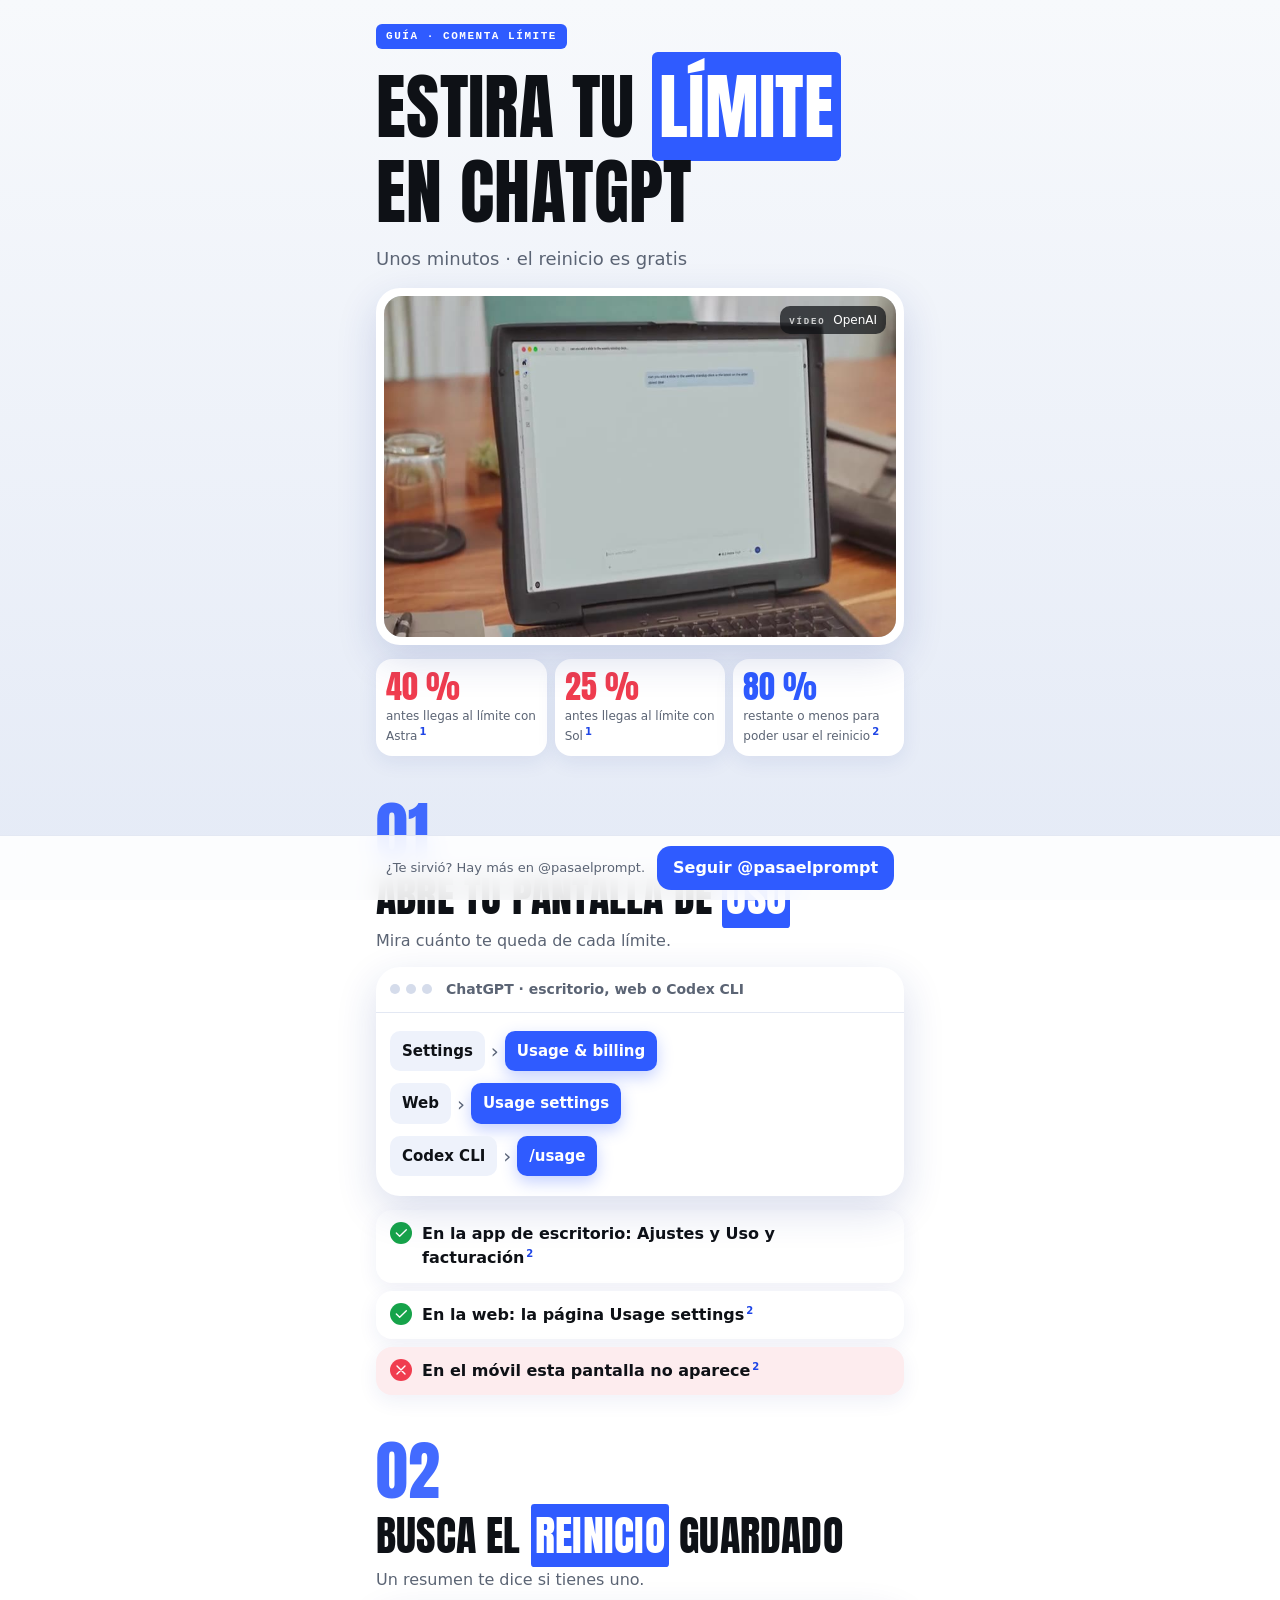
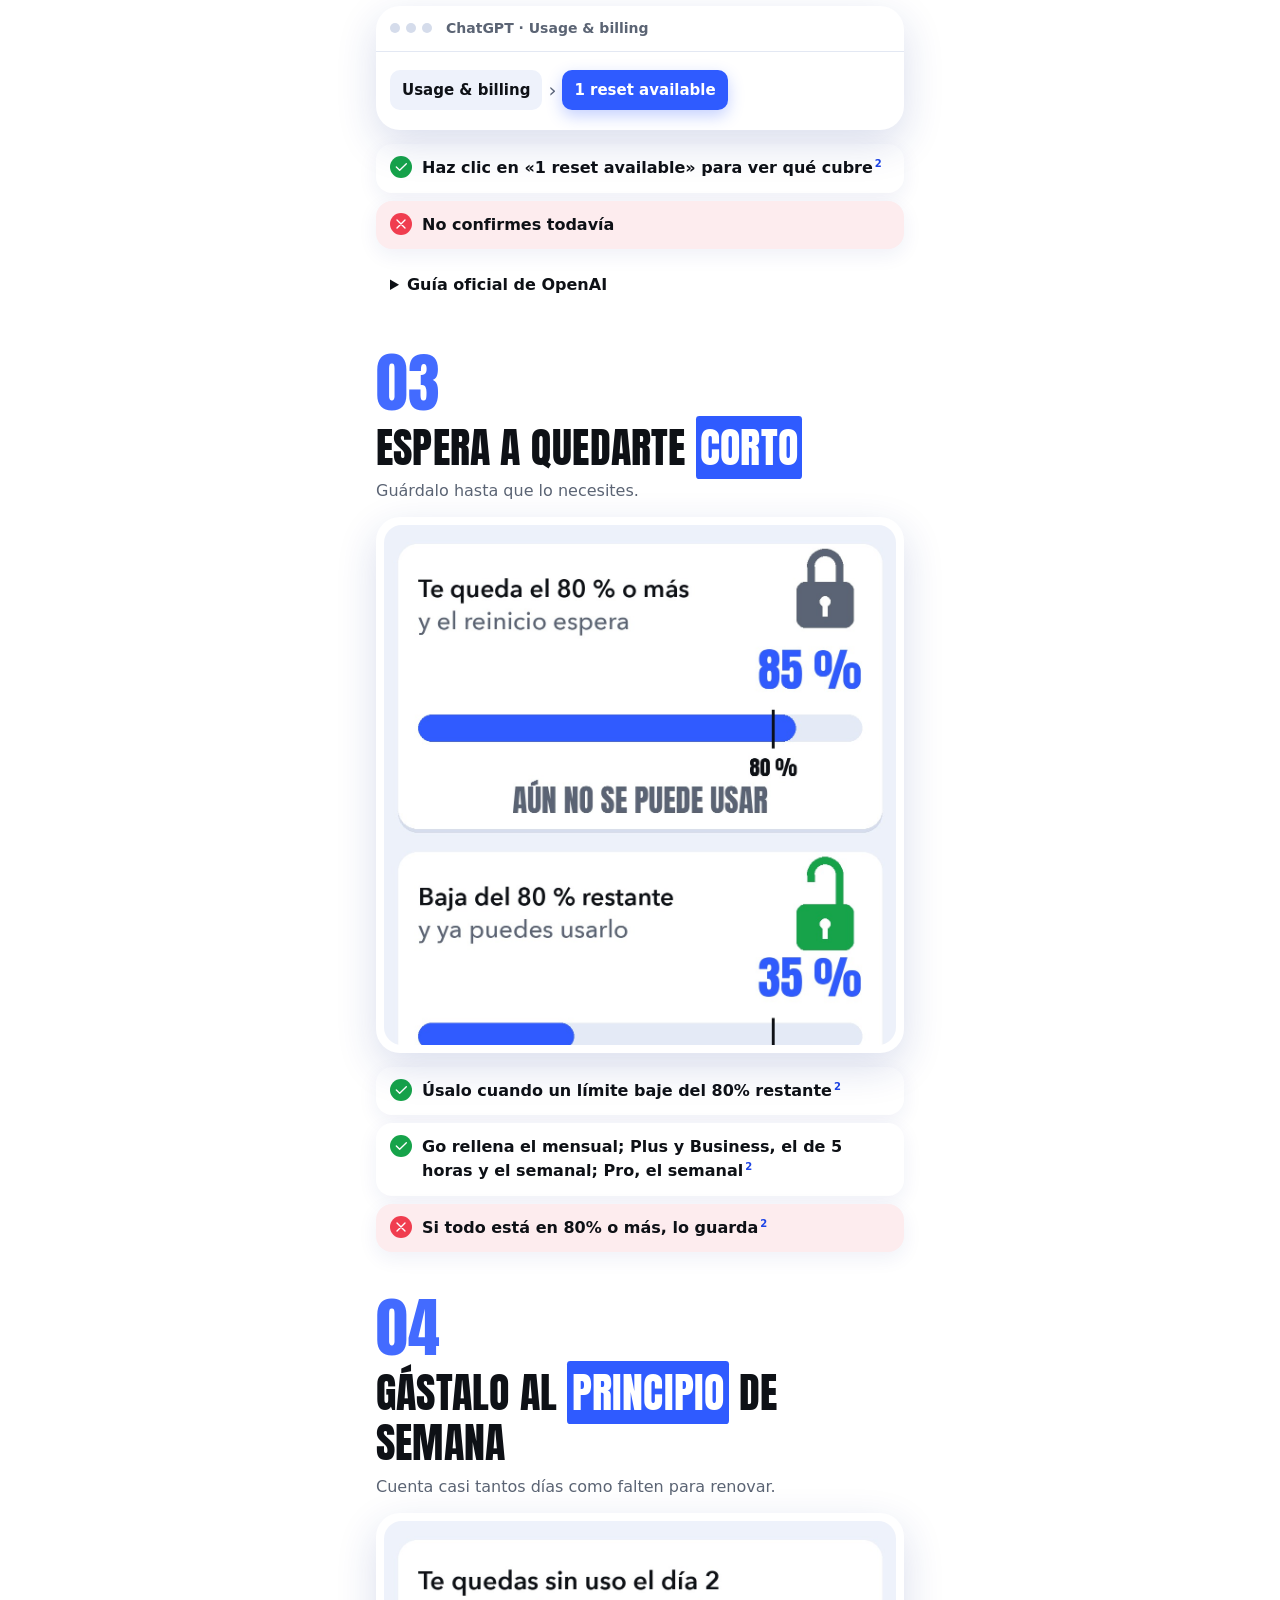
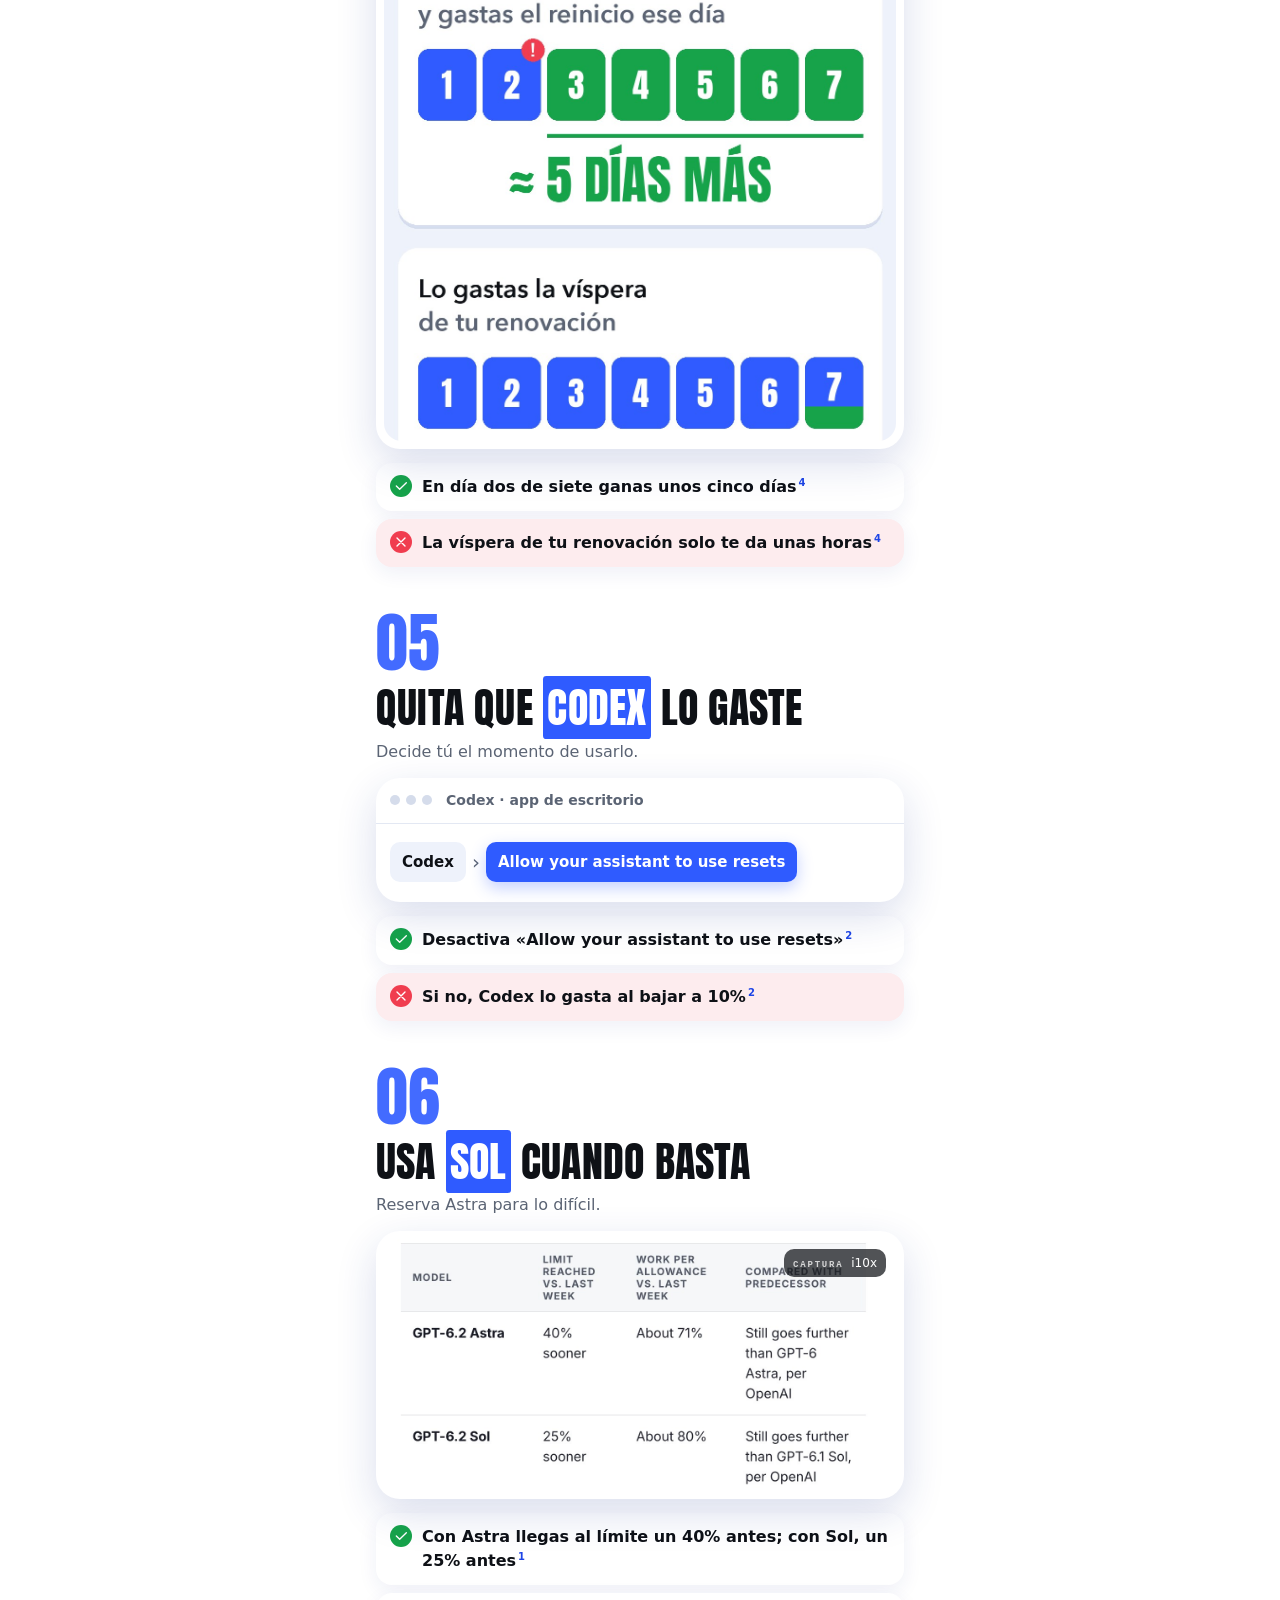
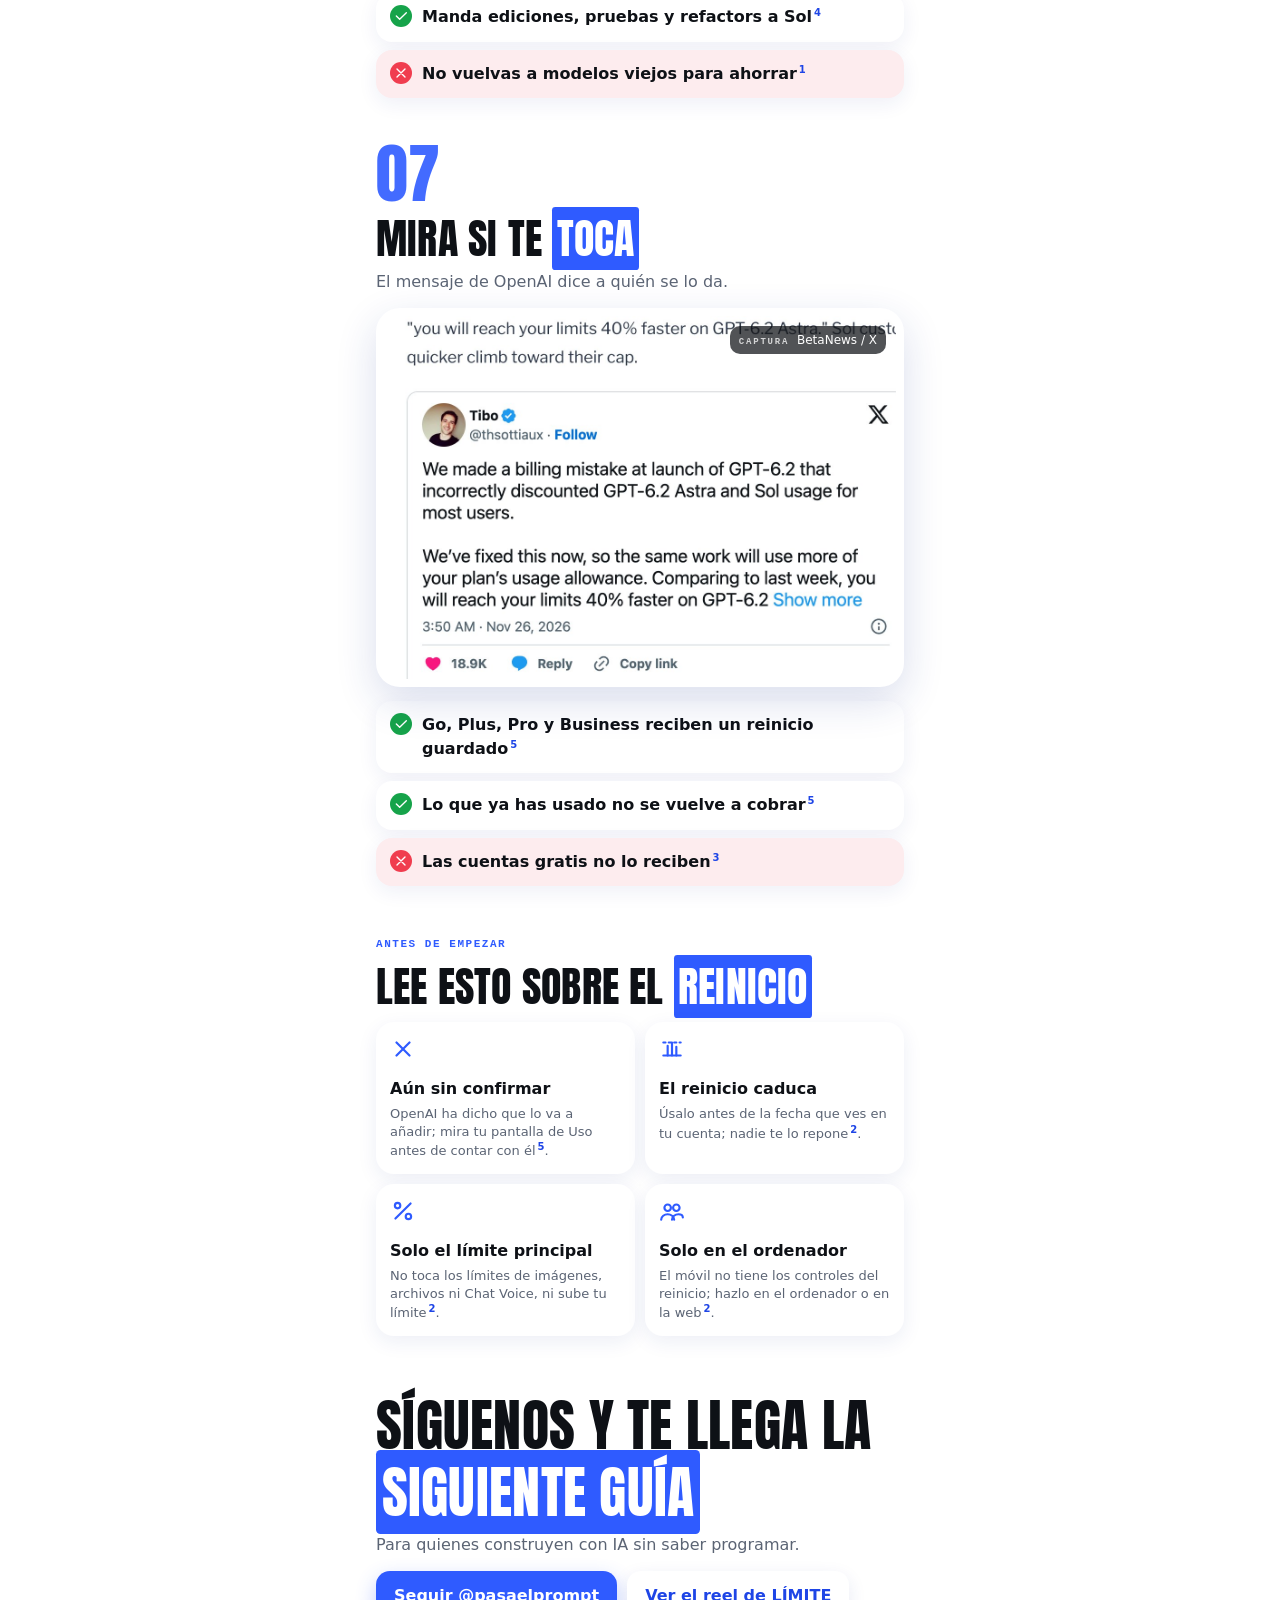
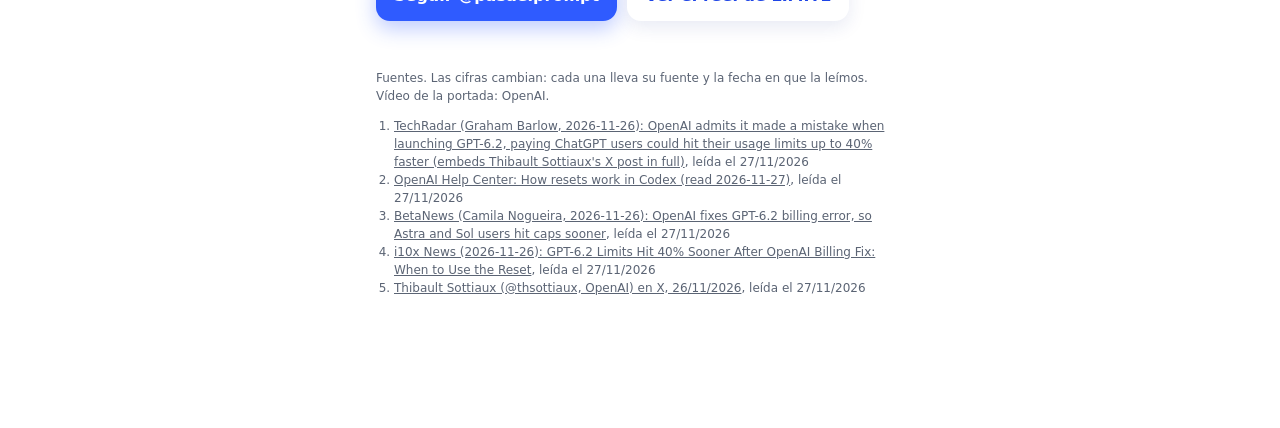
<file: guias/limite/index.html>
<!doctype html>
<html lang="es">
<head>
<meta charset="utf-8">
<meta name="viewport" content="width=device-width, initial-scale=1, viewport-fit=cover">
<meta name="robots" content="noindex, nofollow">
<title>Estira tu límite en ChatGPT</title>
<meta name="description" content="Unos minutos · el reinicio es gratis">
<style>
@font-face { font-family: "Anton"; src: url("../assets/Anton-Regular.ttf") format("truetype"); font-display: swap; }
:root { --bg1:#F7F9FC; --bg2:#E4EAF6; --ink:#0E1116; --ink2:#5B6474; --accent:#2F5BFF; --accent-hi:#5A80FF;
  --accent-lo:#1E45E6; --card:#FFFFFF; --money:#16A34A; --bad:#F03D4F; --bad-tint:#FDECEE; --shadow:#1A2F8F; }
* { box-sizing: border-box; }
html { -webkit-text-size-adjust: 100%; scroll-behavior: smooth; }
body { margin:0; color:var(--ink); background:linear-gradient(180deg,var(--bg1),var(--bg2)) fixed;
  font:16px/1.5 "Avenir Next", Avenir, -apple-system, "Segoe UI", Roboto, system-ui, sans-serif; }
main { max-width:560px; margin:0 auto; padding:22px 16px 120px; }
.tag, .kicker { display:inline-block; font:700 11px/1 ui-monospace, Menlo, monospace; letter-spacing:.14em; text-transform:uppercase; }
.tag { background:var(--accent); color:#fff; padding:7px 10px; border-radius:6px; }
.kicker { color:var(--accent); }
h1, h2 { font-family:"Anton", Impact, sans-serif; font-weight:400; text-transform:uppercase; letter-spacing:.005em; margin:0; }
h1 { font-size:clamp(46px,14vw,72px); line-height:1.18; margin:16px 0 10px; }
h2 { font-size:clamp(30px,9vw,42px); line-height:1.2; margin:8px 0 6px; }
.hl { background:var(--accent); color:#fff; padding:0 .1em; white-space:nowrap; border-radius:.08em; box-decoration-break:clone; -webkit-box-decoration-break:clone; }
.lead { font-size:18px; margin:0 0 16px; color:var(--ink2); }
.sub { font-size:16px; color:var(--ink2); margin:0 0 14px; }
.ref { font-size:10px; vertical-align:super; text-decoration:none; color:var(--accent-lo); margin-left:2px; font-weight:600; }
.screen { position:relative; background:var(--card); border-radius:24px; padding:8px; box-shadow:0 14px 40px rgba(26,47,143,.16); margin:0 0 14px; }
.screen img { display:block; width:100%; height:auto; max-height:520px; object-fit:cover; object-position:top; border-radius:18px; }
.menu { padding:0 0 14px; overflow:hidden; }
.bar3 { display:flex; align-items:center; gap:6px; padding:12px 14px; border-bottom:1px solid #E3E8F3; margin-bottom:12px; }
.bar3 i { width:10px; height:10px; border-radius:50%; background:#D5DCEB; }
.bar3 span { margin-left:8px; font-weight:700; font-size:14px; color:var(--ink2); }
.path { display:flex; flex-wrap:wrap; align-items:center; gap:6px; padding:6px 14px; }
.pill { background:#EEF2FB; color:var(--ink); font-weight:600; font-size:15px; padding:9px 12px; border-radius:10px; }
.pill.last { background:var(--accent); color:#fff; box-shadow:0 6px 16px rgba(47,91,255,.28); }
.chev { color:var(--ink2); font-size:20px; line-height:1; }
.screen video { display:block; width:100%; height:auto; border-radius:18px; background:#dfe6f5; }
.credit { position:absolute; top:18px; right:18px; z-index:1; background:rgba(14,17,22,.72); color:#fff; font-size:12px; padding:5px 9px; border-radius:10px; }
.credit b { font:700 9px/1 ui-monospace, Menlo, monospace; letter-spacing:.2em; opacity:.75; margin-right:4px; }
.stats { display:grid; grid-template-columns:repeat(3,1fr); gap:8px; }
.stat { background:var(--card); border-radius:16px; padding:12px 10px; box-shadow:0 6px 20px rgba(26,47,143,.08); }
.stat b { display:block; font:400 clamp(24px,7vw,32px)/1 "Anton", Impact, sans-serif; color:var(--accent); margin-bottom:6px; white-space:nowrap; }
.stat.money b { color:var(--money); } .stat.bad b { color:var(--bad); }
.stat span { font-size:12px; line-height:1.3; color:var(--ink2); display:block; }
.block { margin:44px 0 0; }
.card { background:var(--card); border-radius:22px; padding:16px; box-shadow:0 10px 30px rgba(26,47,143,.10); }
.chips { display:flex; gap:8px; flex-wrap:wrap; }
.chip { font:600 14px/1 inherit; font-family:inherit; border:2px solid #D5DCEB; background:#fff; color:var(--ink2); padding:9px 14px; border-radius:999px; cursor:pointer; }
.chip.on { background:var(--accent); border-color:var(--accent); color:#fff; }
.rate { font-size:13px; color:var(--ink2); margin:10px 0 12px; }
.views { display:block; }
.views span { display:block; font-weight:700; margin-bottom:6px; }
.track { position:relative; display:block; }
input[type=range] { width:100%; accent-color:var(--accent); height:32px; margin:0; touch-action:pan-y; }
.capmark { position:absolute; top:4px; width:3px; height:24px; margin-left:-1px; background:var(--bad); border-radius:2px; pointer-events:none; }
.capmark::after { content:"tope"; position:absolute; top:26px; left:50%; transform:translateX(-50%); font:700 10px/1 ui-monospace, Menlo, monospace;
  color:var(--bad); letter-spacing:.08em; text-transform:uppercase; }
.capline { display:none; margin:10px 0 0; padding:10px 12px; border-radius:12px; background:var(--bad-tint); color:var(--ink); font-weight:600; font-size:14px; }
.result { margin-top:12px; display:flex; align-items:baseline; gap:10px; flex-wrap:wrap; }
.result b { font:400 56px/1 "Anton", Impact, sans-serif; color:var(--money); }
.result span { font-size:13px; color:var(--ink2); flex:1 1 180px; }
.note { font-size:12px; color:var(--ink2); margin:8px 2px 0; }
.step { position:relative; }
.num { font:400 64px/1 "Anton", Impact, sans-serif; color:var(--accent); opacity:.9; }
.dodont { display:grid; gap:8px; margin:0 0 14px; }
.do, .dont { display:flex; gap:10px; align-items:flex-start; background:var(--card); border-radius:16px; padding:12px 14px; font-weight:600; box-shadow:0 6px 20px rgba(26,47,143,.07); }
.mark { width:22px; height:22px; flex:none; padding:3px; border-radius:50%; color:#fff; }
.do .mark { background:var(--money); } .dont { background:var(--bad-tint); } .dont .mark { background:var(--bad); }
.btn { display:inline-flex; align-items:center; gap:8px; background:var(--accent); color:#fff; text-decoration:none; font-weight:700; padding:13px 18px; border-radius:14px; box-shadow:0 8px 20px rgba(47,91,255,.30); }
.btn.ghost { background:#fff; color:var(--accent-lo); box-shadow:0 6px 18px rgba(26,47,143,.10); }
.ic { width:26px; height:26px; color:var(--accent); } .ic.sm { width:18px; height:18px; color:#fff; }
.more { margin-top:12px; background:rgba(255,255,255,.6); border-radius:14px; padding:10px 14px; }
.more summary { cursor:pointer; font-weight:700; }
.more p { margin:8px 0; color:var(--ink2); font-size:15px; }
.more a { color:var(--accent-lo); font-weight:600; }
.tiles { display:grid; grid-template-columns:1fr 1fr; gap:10px; margin-top:10px; }
.tile { background:var(--card); border-radius:18px; padding:14px; box-shadow:0 6px 20px rgba(26,47,143,.08); }
.tile b { display:block; margin:8px 0 4px; font-size:16px; }
.tile span { font-size:13px; color:var(--ink2); line-height:1.35; display:block; }
.close { margin:56px 0 0; text-align:left; }
.close h2 { font-size:clamp(38px,11vw,56px); }
.btns { display:flex; gap:10px; flex-wrap:wrap; margin-top:8px; }
.sources { margin-top:48px; font-size:12px; color:var(--ink2); }
.sources ol { padding-left:18px; } .sources a { color:var(--ink2); }
.bar { position:fixed; left:0; right:0; bottom:0; padding:10px 16px calc(10px + env(safe-area-inset-bottom)); background:rgba(255,255,255,.88);
  backdrop-filter:blur(12px); -webkit-backdrop-filter:blur(12px); border-top:1px solid #E3E8F3; display:flex; align-items:center; justify-content:center; gap:12px; }
.bar span { font-size:13px; color:var(--ink2); }
.bar .btn { padding:10px 16px; box-shadow:none; }
@media (max-width:360px) { .stats { grid-template-columns:1fr; } .tiles { grid-template-columns:1fr; } }
</style>
</head>
<body>
<main>
<header class="hero">
<span class="tag">Guía · comenta LÍMITE</span>
<h1>Estira tu <span class="hl">límite</span> en ChatGPT</h1>
<p class="lead">Unos minutos · el reinicio es gratis</p>
<div class="screen"><span class="credit"><b>VÍDEO</b> OpenAI</span><video src="media/hero.mp4" poster="media/hero.jpg" autoplay muted loop playsinline preload="metadata"></video></div>
<div class="stats"><div class="stat bad"><b>40 %</b><span>antes llegas al límite con Astra<a class="ref" href="#f1">1</a></span></div><div class="stat bad"><b>25 %</b><span>antes llegas al límite con Sol<a class="ref" href="#f1">1</a></span></div><div class="stat "><b>80 %</b><span>restante o menos para poder usar el reinicio<a class="ref" href="#f2">2</a></span></div></div></header>
<section class="block step"><div class="num">01</div><h2>Abre tu pantalla de <span class="hl">uso</span></h2>
<p class="sub">Mira cuánto te queda de cada límite.</p>
<div class="screen menu"><div class="bar3"><i></i><i></i><i></i><span>ChatGPT · escritorio, web o Codex CLI</span></div><div class="path"><span class="pill">Settings</span><span class="chev">›</span><span class="pill last">Usage &amp; billing</span></div><div class="path"><span class="pill">Web</span><span class="chev">›</span><span class="pill last">Usage settings</span></div><div class="path"><span class="pill">Codex CLI</span><span class="chev">›</span><span class="pill last">/usage</span></div></div>
<div class="dodont"><div class="do"><svg class="mark" viewBox="0 0 24 24" fill="none" stroke="currentColor" stroke-width="2" stroke-linecap="round" stroke-linejoin="round" aria-hidden="true"><path d="m5 12 5 5L20 7"/></svg><span>En la app de escritorio: Ajustes y Uso y facturación<a class="ref" href="#f2">2</a></span></div><div class="do"><svg class="mark" viewBox="0 0 24 24" fill="none" stroke="currentColor" stroke-width="2" stroke-linecap="round" stroke-linejoin="round" aria-hidden="true"><path d="m5 12 5 5L20 7"/></svg><span>En la web: la página Usage settings<a class="ref" href="#f2">2</a></span></div><div class="dont"><svg class="mark" viewBox="0 0 24 24" fill="none" stroke="currentColor" stroke-width="2" stroke-linecap="round" stroke-linejoin="round" aria-hidden="true"><path d="M6 6l12 12M18 6 6 18"/></svg><span>En el móvil esta pantalla no aparece<a class="ref" href="#f2">2</a></span></div></div>
</section>
<section class="block step"><div class="num">02</div><h2>Busca el <span class="hl">reinicio</span> guardado</h2>
<p class="sub">Un resumen te dice si tienes uno.</p>
<div class="screen menu"><div class="bar3"><i></i><i></i><i></i><span>ChatGPT · Usage &amp; billing</span></div><div class="path"><span class="pill">Usage &amp; billing</span><span class="chev">›</span><span class="pill last">1 reset available</span></div></div>
<div class="dodont"><div class="do"><svg class="mark" viewBox="0 0 24 24" fill="none" stroke="currentColor" stroke-width="2" stroke-linecap="round" stroke-linejoin="round" aria-hidden="true"><path d="m5 12 5 5L20 7"/></svg><span>Haz clic en «1 reset available» para ver qué cubre<a class="ref" href="#f2">2</a></span></div><div class="dont"><svg class="mark" viewBox="0 0 24 24" fill="none" stroke="currentColor" stroke-width="2" stroke-linecap="round" stroke-linejoin="round" aria-hidden="true"><path d="M6 6l12 12M18 6 6 18"/></svg><span>No confirmes todavía</span></div></div>
<details class="more"><summary>Guía oficial de OpenAI</summary><p>Cómo funcionan los reinicios en Codex<a class="ref" href="#f2">2</a>.</p><a href="https://help.openai.com/en/articles/20001498-how-resets-work-in-codex" target="_blank" rel="noopener">Abrir guía ↗</a></details>
</section>
<section class="block step"><div class="num">03</div><h2>Espera a quedarte <span class="hl">corto</span></h2>
<p class="sub">Guárdalo hasta que lo necesites.</p>
<div class="screen shot"><img src="media/paso3.jpg" alt="" loading="lazy"></div>
<div class="dodont"><div class="do"><svg class="mark" viewBox="0 0 24 24" fill="none" stroke="currentColor" stroke-width="2" stroke-linecap="round" stroke-linejoin="round" aria-hidden="true"><path d="m5 12 5 5L20 7"/></svg><span>Úsalo cuando un límite baje del 80% restante<a class="ref" href="#f2">2</a></span></div><div class="do"><svg class="mark" viewBox="0 0 24 24" fill="none" stroke="currentColor" stroke-width="2" stroke-linecap="round" stroke-linejoin="round" aria-hidden="true"><path d="m5 12 5 5L20 7"/></svg><span>Go rellena el mensual; Plus y Business, el de 5 horas y el semanal; Pro, el semanal<a class="ref" href="#f2">2</a></span></div><div class="dont"><svg class="mark" viewBox="0 0 24 24" fill="none" stroke="currentColor" stroke-width="2" stroke-linecap="round" stroke-linejoin="round" aria-hidden="true"><path d="M6 6l12 12M18 6 6 18"/></svg><span>Si todo está en 80% o más, lo guarda<a class="ref" href="#f2">2</a></span></div></div>
</section>
<section class="block step"><div class="num">04</div><h2>Gástalo al <span class="hl">principio</span> de semana</h2>
<p class="sub">Cuenta casi tantos días como falten para renovar.</p>
<div class="screen shot"><img src="media/paso4.jpg" alt="" loading="lazy"></div>
<div class="dodont"><div class="do"><svg class="mark" viewBox="0 0 24 24" fill="none" stroke="currentColor" stroke-width="2" stroke-linecap="round" stroke-linejoin="round" aria-hidden="true"><path d="m5 12 5 5L20 7"/></svg><span>En día dos de siete ganas unos cinco días<a class="ref" href="#f4">4</a></span></div><div class="dont"><svg class="mark" viewBox="0 0 24 24" fill="none" stroke="currentColor" stroke-width="2" stroke-linecap="round" stroke-linejoin="round" aria-hidden="true"><path d="M6 6l12 12M18 6 6 18"/></svg><span>La víspera de tu renovación solo te da unas horas<a class="ref" href="#f4">4</a></span></div></div>
</section>
<section class="block step"><div class="num">05</div><h2>Quita que <span class="hl">Codex</span> lo gaste</h2>
<p class="sub">Decide tú el momento de usarlo.</p>
<div class="screen menu"><div class="bar3"><i></i><i></i><i></i><span>Codex · app de escritorio</span></div><div class="path"><span class="pill">Codex</span><span class="chev">›</span><span class="pill last">Allow your assistant to use resets</span></div></div>
<div class="dodont"><div class="do"><svg class="mark" viewBox="0 0 24 24" fill="none" stroke="currentColor" stroke-width="2" stroke-linecap="round" stroke-linejoin="round" aria-hidden="true"><path d="m5 12 5 5L20 7"/></svg><span>Desactiva «Allow your assistant to use resets»<a class="ref" href="#f2">2</a></span></div><div class="dont"><svg class="mark" viewBox="0 0 24 24" fill="none" stroke="currentColor" stroke-width="2" stroke-linecap="round" stroke-linejoin="round" aria-hidden="true"><path d="M6 6l12 12M18 6 6 18"/></svg><span>Si no, Codex lo gasta al bajar a 10%<a class="ref" href="#f2">2</a></span></div></div>
</section>
<section class="block step"><div class="num">06</div><h2>Usa <span class="hl">Sol</span> cuando basta</h2>
<p class="sub">Reserva Astra para lo difícil.</p>
<div class="screen shot"><span class="credit"><b>CAPTURA</b> i10x</span><img src="media/paso6.jpg" alt="" loading="lazy"></div>
<div class="dodont"><div class="do"><svg class="mark" viewBox="0 0 24 24" fill="none" stroke="currentColor" stroke-width="2" stroke-linecap="round" stroke-linejoin="round" aria-hidden="true"><path d="m5 12 5 5L20 7"/></svg><span>Con Astra llegas al límite un 40% antes; con Sol, un 25% antes<a class="ref" href="#f1">1</a></span></div><div class="do"><svg class="mark" viewBox="0 0 24 24" fill="none" stroke="currentColor" stroke-width="2" stroke-linecap="round" stroke-linejoin="round" aria-hidden="true"><path d="m5 12 5 5L20 7"/></svg><span>Manda ediciones, pruebas y refactors a Sol<a class="ref" href="#f4">4</a></span></div><div class="dont"><svg class="mark" viewBox="0 0 24 24" fill="none" stroke="currentColor" stroke-width="2" stroke-linecap="round" stroke-linejoin="round" aria-hidden="true"><path d="M6 6l12 12M18 6 6 18"/></svg><span>No vuelvas a modelos viejos para ahorrar<a class="ref" href="#f1">1</a></span></div></div>
</section>
<section class="block step"><div class="num">07</div><h2>Mira si te <span class="hl">toca</span></h2>
<p class="sub">El mensaje de OpenAI dice a quién se lo da.</p>
<div class="screen shot"><span class="credit"><b>CAPTURA</b> BetaNews / X</span><img src="media/aviso.jpg" alt="" loading="lazy"></div>
<div class="dodont"><div class="do"><svg class="mark" viewBox="0 0 24 24" fill="none" stroke="currentColor" stroke-width="2" stroke-linecap="round" stroke-linejoin="round" aria-hidden="true"><path d="m5 12 5 5L20 7"/></svg><span>Go, Plus, Pro y Business reciben un reinicio guardado<a class="ref" href="#f5">5</a></span></div><div class="do"><svg class="mark" viewBox="0 0 24 24" fill="none" stroke="currentColor" stroke-width="2" stroke-linecap="round" stroke-linejoin="round" aria-hidden="true"><path d="m5 12 5 5L20 7"/></svg><span>Lo que ya has usado no se vuelve a cobrar<a class="ref" href="#f5">5</a></span></div><div class="dont"><svg class="mark" viewBox="0 0 24 24" fill="none" stroke="currentColor" stroke-width="2" stroke-linecap="round" stroke-linejoin="round" aria-hidden="true"><path d="M6 6l12 12M18 6 6 18"/></svg><span>Las cuentas gratis no lo reciben<a class="ref" href="#f3">3</a></span></div></div>
</section>
<section class="block warn">
<span class="kicker">Antes de empezar</span>
<h2>Lee esto sobre el <span class="hl">reinicio</span></h2>
<div class="tiles"><div class="tile"><svg class="ic" viewBox="0 0 24 24" fill="none" stroke="currentColor" stroke-width="2" stroke-linecap="round" stroke-linejoin="round" aria-hidden="true"><path d="M6 6l12 12M18 6 6 18"/></svg><b>Aún sin confirmar</b><span>OpenAI ha dicho que lo va a añadir; mira tu pantalla de Uso antes de contar con él<a class="ref" href="#f5">5</a>.</span></div><div class="tile"><svg class="ic" viewBox="0 0 24 24" fill="none" stroke="currentColor" stroke-width="2" stroke-linecap="round" stroke-linejoin="round" aria-hidden="true"><path d="M4 18h16"/><path d="M4 6h16" stroke-dasharray="2 3"/><path d="M8 18V9m4 9V6m4 12v-8"/></svg><b>El reinicio caduca</b><span>Úsalo antes de la fecha que ves en tu cuenta; nadie te lo repone<a class="ref" href="#f2">2</a>.</span></div><div class="tile"><svg class="ic" viewBox="0 0 24 24" fill="none" stroke="currentColor" stroke-width="2" stroke-linecap="round" stroke-linejoin="round" aria-hidden="true"><path d="M19 5 5 19"/><circle cx="7" cy="7" r="2.5"/><circle cx="17" cy="17" r="2.5"/></svg><b>Solo el límite principal</b><span>No toca los límites de imágenes, archivos ni Chat Voice, ni sube tu límite<a class="ref" href="#f2">2</a>.</span></div><div class="tile"><svg class="ic" viewBox="0 0 24 24" fill="none" stroke="currentColor" stroke-width="2" stroke-linecap="round" stroke-linejoin="round" aria-hidden="true"><circle cx="8" cy="9" r="3"/><circle cx="16" cy="9" r="3"/><path d="M2 20c0-3 3-5 6-5s6 2 6 5M12 20c0-3 3-5 6-5 2 0 4 1 4 3"/></svg><b>Solo en el ordenador</b><span>El móvil no tiene los controles del reinicio; hazlo en el ordenador o en la web<a class="ref" href="#f2">2</a>.</span></div></div></section>
<section class="close">
<h2>Síguenos y te llega la <span class="hl">siguiente guía</span></h2>
<p class="sub">Para quienes construyen con IA sin saber programar.</p>
<div class="btns"><a class="btn primary" href="https://www.instagram.com/pasaelprompt/">Seguir @pasaelprompt</a><a class="btn ghost" href="https://www.instagram.com/reel/DgQXzL7hyTK/">Ver el reel de LÍMITE</a></div></section>
<footer class="sources"><p>Fuentes. Las cifras cambian: cada una lleva su fuente y la fecha en que la leímos. Vídeo de la portada: OpenAI.</p><ol><li id="f1" value="1"><a href="https://www.techradar.com/ai-platforms-assistants/chatgpt/[base64]" rel="noopener">TechRadar (Graham Barlow, 2026-11-26): OpenAI admits it made a mistake when launching GPT-6.2, paying ChatGPT users could hit their usage limits up to 40% faster (embeds Thibault Sottiaux&#x27;s X post in full)</a>, leída el 27/11/2026</li><li id="f2" value="2"><a href="https://help.openai.com/en/articles/20001498-how-resets-work-in-codex" rel="noopener">OpenAI Help Center: How resets work in Codex (read 2026-11-27)</a>, leída el 27/11/2026</li><li id="f3" value="3"><a href="https://betanews.com/article/gpt-6-2-billing-fix-astra-sol/" rel="noopener">BetaNews (Camila Nogueira, 2026-11-26): OpenAI fixes GPT-6.2 billing error, so Astra and Sol users hit caps sooner</a>, leída el 27/11/2026</li><li id="f4" value="4"><a href="https://i10x.ai/news/gpt-6-2-usage-limits-billing-fix-banked-reset" rel="noopener">i10x News (2026-11-26): GPT-6.2 Limits Hit 40% Sooner After OpenAI Billing Fix: When to Use the Reset</a>, leída el 27/11/2026</li><li id="f5" value="5"><a href="https://x.com/thsottiaux/status/2125784147889393806" rel="noopener">Thibault Sottiaux (@thsottiaux, OpenAI) en X, 26/11/2026</a>, leída el 27/11/2026</li></ol></footer>
</main>
<div class="bar"><span>¿Te sirvió? Hay más en @pasaelprompt.</span><a class="btn" href="https://www.instagram.com/pasaelprompt/">Seguir @pasaelprompt</a></div>

</body>
</html>
</file>
<file: style.css>
:root {
  --bg: #fafaf8;
  --fg: #1c1c1a;
  --muted: #5d5d58;
  --rule: #e2e1dc;
  --link: #1a56b0;
}
@media (prefers-color-scheme: dark) {
  :root {
    --bg: #161615;
    --fg: #ecebe6;
    --muted: #a3a29c;
    --rule: #33332f;
    --link: #8ab4f8;
  }
}
* { box-sizing: border-box; }
body {
  margin: 0;
  background: var(--bg);
  color: var(--fg);
  font: 17px/1.6 -apple-system, BlinkMacSystemFont, "Segoe UI", Roboto, Helvetica, Arial, sans-serif;
}
main, header, footer { max-width: 680px; margin: 0 auto; padding: 0 20px; }
header { padding-top: 40px; }
header a.brand { color: var(--fg); font-weight: 700; text-decoration: none; font-size: 20px; }
nav { margin-top: 8px; display: flex; gap: 18px; flex-wrap: wrap; font-size: 15px; }
nav a { color: var(--muted); }
h1 { font-size: 32px; line-height: 1.2; margin: 40px 0 8px; }
h2 { font-size: 19px; margin: 32px 0 4px; }
p { margin: 8px 0; }
.updated { color: var(--muted); font-size: 15px; }
a { color: var(--link); }
footer { margin-top: 56px; padding-top: 16px; padding-bottom: 40px; border-top: 1px solid var(--rule); color: var(--muted); font-size: 14px; }
ul { margin: 8px 0; padding-left: 22px; }
li { margin: 4px 0; }
</file>
